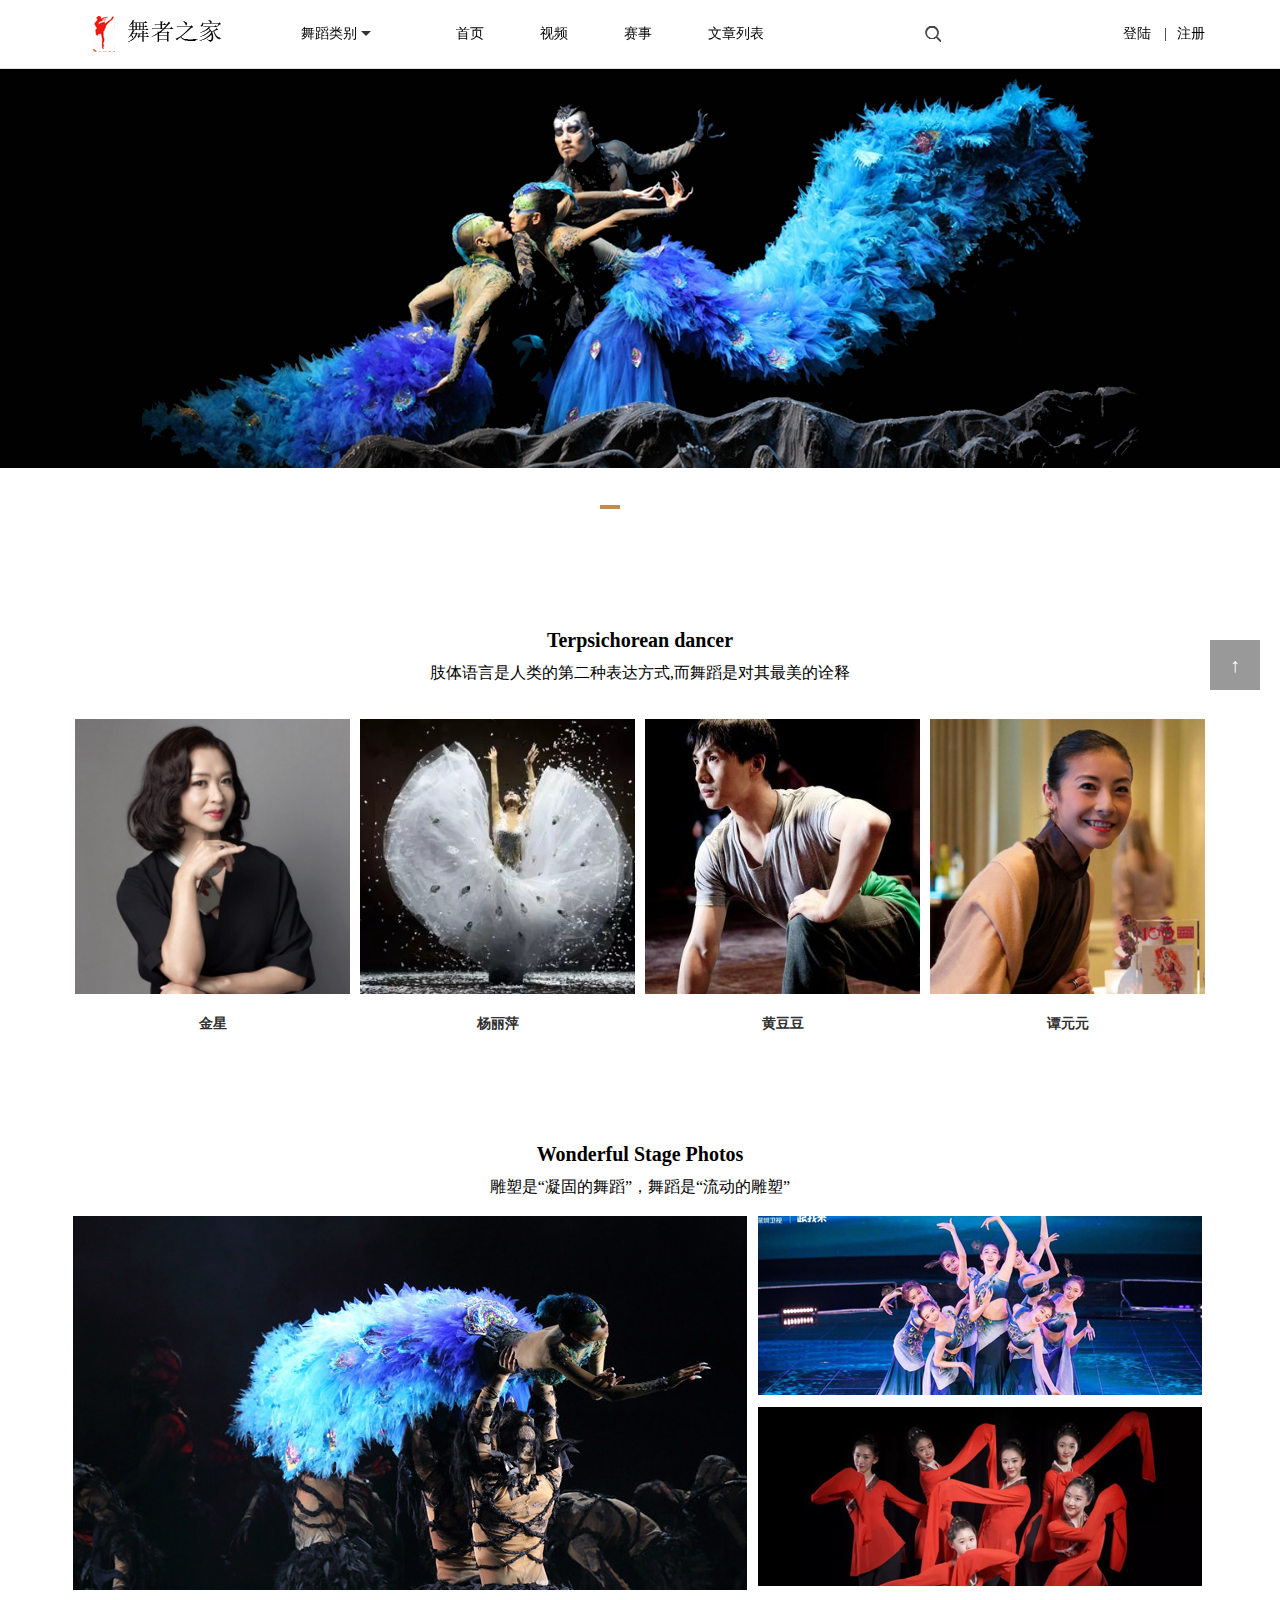
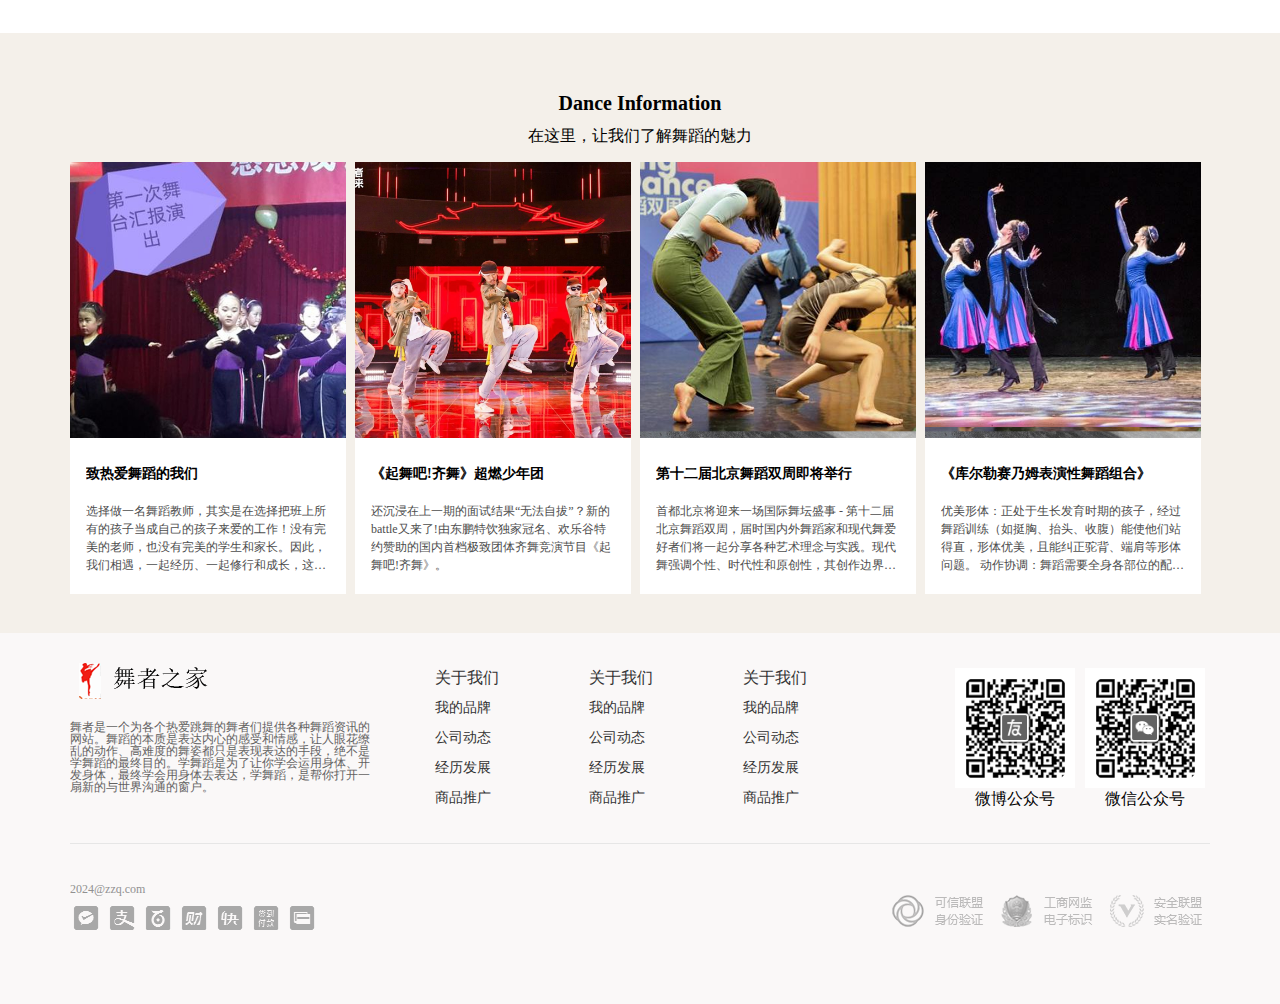
<file: index.html>
<!DOCTYPE html>
<html lang="en">

<head>
    <meta charset="UTF-8">
    <title>Index</title>
    <link rel="stylesheet" href="css/reset.css">
    <link rel="stylesheet" href="css/index.css">
    <link rel="shortcut icon" href="favicon.ico">
</head>

<body>
    <div class="header">
        <div class="header_c inner_c">
            <h1>
                <a href="#">
                    舞者之家
                </a>
            </h1>
            <div class="all_pro">
                <a class="type" href="#">舞蹈类别<span class="icon"></span></a>
                <div class="kind ">
                    <div class="kind_inner  inner_c">
                        <ul class="inn_nav">
                            <li><a href="#">中国舞</a></li>
                            <li><a href="#">芭蕾舞</a></li>
                            <li><a href="#">拉丁舞</a></li>
                            <li><a href="#">爵士舞</a></li>
                            <li><a href="#">现代舞</a></li>
                        </ul>
                        <ul class="inn_detail">
                            <li class="common_wd">
                                <div class="pic">
                                    <img src="images/duwu.png" alt="">
                                </div>
                                <div class="content">
                                    独舞
                                </div>
                                <a href="video.html" class="mask">
                                    <span class="btn">查看视频</span>
                                </a>
                            </li>
                            <li class="common_wd">
                                <div class="pic">
                                    <img src="images/shuangren.png" alt="">
                                </div>
                                <div class="content">
                                    双人舞
                                </div>
                                <a href="video.html" class="mask">
                                    <span class="btn">查看视频</span>
                                </a>
                            </li>
                            <li class="common_wd">
                                <div class="pic">
                                    <img src="images/qunwu.png" alt="">
                                </div>
                                <div class="content">
                                    群舞
                                </div>
                                <a href="video.html" class="mask">
                                    <span class="btn">查看视频</span>
                                </a>
                            </li>
                        </ul>
                    </div>
                </div>
            </div>
            <div class="header_nav">
                <ul>
                    <li><a href="#">首页</a></li>
                    <li><a href="video.html">视频 </a></li>
                    <li><a href="competition.html">赛事</a></li>
                    <li><a href="article.html">文章列表</a></li>
                </ul>
            </div>
            <a href="search.html">
                <div class="search"></div>
            </a>
            <div class="login">
                <a href="login.html">登陆 </a><span>|</span><a href="register.html">注册 </a>
            </div>
        </div>
    </div>
    <div class="banner">
        <div class="banner_c">
            <ul id="try1">
                <li class='cur1 abc'><a href="#"><img src="images/img11.png" alt=""></a></li>
                <li class='cur2 abc'><a href="#"><img src="images/img12.png" alt=""></a></li>
                <li class='cur3 abc'><a href="#"><img src="images/img13.png" alt=""></a></li>
            </ul>
        </div>
        <a href=""></a>
        <div class="btns">
            <ol>
                <li class="cur4 def"></li>
                <li class="cur5 def"></li>
                <li class="cur6 def"></li>
            </ol>
        </div>
    </div>
    <div class="dancer">
        <div class="common_title">
            <h3>Terpsichorean dancer</h3>
            <p>肢体语言是人类的第二种表达方式,而舞蹈是对其最美的诠释</p>
        </div>
        <div class="artist inner_c">
            <ul>
                <li class="common_wd">
                    <div class="pic">
                        <a href="https://baike.baidu.com/item/%E9%87%91%E6%98%9F/3456513?fr=aladdin">
                            <img src="images/imgjx.png" alt="">
                        </a>
                    </div>
                    <div class="content">
                        金星
                    </div>
                </li>
                <li class="common_wd">
                    <div class="pic">
                        <a href="#">
                            <img src="images/imgylp.png" alt="">
                        </a>
                    </div>
                    <div class="content">
                        杨丽萍
                    </div>
                </li>
                <li class="common_wd">
                    <div class="pic">
                        <a href="#">
                            <img src="images/hdd.png" alt="">
                        </a>
                    </div>
                    <div class="content">
                        黄豆豆
                    </div>
                </li>
                <li class="common_wd">
                    <div class="pic">
                        <a href="#">
                            <img src="images/tyy.png" alt="">
                        </a>
                    </div>
                    <div class="content">
                        谭元元
                    </div>
                </li>
            </ul>
        </div>
    </div>
    <div class="photo inner_c">
        <div class="common_title">
            <h3>Wonderful Stage Photos</h3>
            <p>雕塑是“凝固的舞蹈”，舞蹈是“流动的雕塑”</p>
        </div>
        <div class="content">
            <div class="left pic">
                <a href="#">
                    <img src="images/img31.png" alt="">
                </a>
                <span></span>
            </div>
            <div class="right">
                <div class="r_top pic">
                    <a href="#">
                        <img src="images/img32.png" alt="">
                    </a>
                    <span></span>
                </div>
                <div class="r_bottom pic">
                    <a href="#">
                        <img src="images/img33.png" alt="">
                    </a>
                    <span></span>
                </div>
            </div>
        </div>
    </div>
    <div class="zx">
        <div class="zx_inner inner_c">
            <div class="common_title">
                <h3>Dance Information</h3>
                <p>在这里，让我们了解舞蹈的魅力</p>
            </div>
            <div class="content">
                <ul>
                    <li class="zx_content">
                        <div class="zx_top">
                            <img src="images/img61.png" alt="">
                        </div>
                        <div class="zx_bottom">
                            <p class="title">
                                <span>致热爱舞蹈的我们</span>
                            </p>
                            <p class="detail">
                                选择做一名舞蹈教师，其实是在选择把班上所有的孩子当成自己的孩子来爱的工作！没有完美的老师，也没有完美的学生和家长。因此，我们相遇，一起经历、一起修行和成长，这是一场因爱和信任的邂逅！
                            </p>
                            <p class="footer">
                            </p>
                        </div>
                    </li>
                    <li class="zx_content">
                        <div class="zx_top">
                            <img src="images/img62.png" alt="">
                        </div>
                        <div class="zx_bottom">
                            <p class="title">
                                <span>《起舞吧!齐舞》超燃少年团</span>
                            </p>
                            <p class="detail">
                                还沉浸在上一期的面试结果“无法自拔”？新的battle又来了!由东鹏特饮独家冠名、欢乐谷特约赞助的国内首档极致团体齐舞竞演节目《起舞吧!齐舞》。
                            </p>
                            <p class="footer">
                            </p>
                        </div>
                    </li>
                    <li class="zx_content">
                        <div class="zx_top">
                            <img src="images/img63.png" alt="">
                        </div>
                        <div class="zx_bottom">
                            <p class="title">
                                <span>第十二届北京舞蹈双周即将举行</span>
                            </p>
                            <p class="detail">
                                首都北京将迎来一场国际舞坛盛事 -
                                第十二届北京舞蹈双周，届时国内外舞蹈家和现代舞爱好者们将一起分享各种艺术理念与实践。现代舞强调个性、时代性和原创性，其创作边界一直在扩张，并且它与社会发展进步密不可分，通过充满灵性的艺术形式，折射出我们当下面对的生活和生命状态。
                            </p>
                            <p class="footer">
                            </p>
                        </div>
                    </li>
                    <li class="zx_content">
                        <div class="zx_top">
                            <img src="images/img64.png" alt="">
                        </div>
                        <div class="zx_bottom">
                            <p class="title">
                                <span>《库尔勒赛乃姆表演性舞蹈组合》</span>
                            </p>
                            <p class="detail">
                                优美形体：正处于生长发育时期的孩子，经过舞蹈训练（如挺胸、抬头、收腹）能使他们站得直，形体优美，且能纠正驼背、端肩等形体问题。



                                动作协调：舞蹈需要全身各部位的配合，通过音乐与舞蹈动作的和谐达成动作协调性的训练，并且使孩子更有节奏感。



                                肢体灵活性、柔韧性：由于经常练习压脚、劈叉、下腰等，孩子的柔韧性，动作灵活性好。



                                提高身体素质：舞蹈需要一定的体力消耗，剪除练习后能促进孩子食欲、增强消化机能，提高身体抵抗力，减少生病机会。
                            </p>
                            <p class="footer">
                            </p>
                        </div>
                    </li>

                </ul>
            </div>
        </div>
    </div>
    <div class="footer">
        <div class="footer_c inner_c">
            <div class="f_top">
                <div class="copy">
                    <a href="#">
                        <img src="images/logo.png" alt="">
                    </a>
                    <p>
                        舞者是一个为各个热爱跳舞的舞者们提供各种舞蹈资讯的网站。舞蹈的本质是表达内心的感受和情感，让人眼花缭乱的动作、高难度的舞姿都只是表现表达的手段，绝不是学舞蹈的最终目的。学舞蹈是为了让你学会运用身体、开发身体，最终学会用身体去表达，学舞蹈，是帮你打开一扇新的与世界沟通的窗户。
                    </p>
                </div>
                <dl class="about">
                    <dt>关于我们</dt>
                    <dd>我的品牌</dd>
                    <dd>公司动态</dd>
                    <dd>经历发展</dd>
                    <dd>商品推广</dd>
                </dl>
                <dl class="about">
                    <dt>关于我们</dt>
                    <dd>我的品牌</dd>
                    <dd>公司动态</dd>
                    <dd>经历发展</dd>
                    <dd>商品推广</dd>
                </dl>
                <dl class="about">
                    <dt>关于我们</dt>
                    <dd>我的品牌</dd>
                    <dd>公司动态</dd>
                    <dd>经历发展</dd>
                    <dd>商品推广</dd>
                </dl>
                <div class="wx ewm">
                    <img src="images/img71.png" alt="">
                    <span>微信公众号</span>
                </div>
                <div class="wb ewm">
                    <img src="images/img72.png" alt="">
                    <span>微博公众号</span>
                </div>
            </div>
            <div class="f_bottom">
                <div class="f_icon">
                    <p>2024@zzq.com</p>
                    <div>
                        <img src="images/img81.png" alt="">
                        <img src="images/img82.png" alt="">
                        <img src="images/img83.png" alt="">
                        <img src="images/img84.png" alt="">
                        <img src="images/img85.png" alt="">
                        <img src="images/img86.png" alt="">
                        <img src="images/img87.png" alt="">
                    </div>
                </div>
                <div class="f_right">
                    <img src="images/img881.png" alt="">
                    <img src="images/img891.png" alt="">
                    <img src="images/img901.png" alt="">
                </div>
            </div>
        </div>
    </div>
    <div class="fix_top">
        <a href="#">
            <p>↑</p>
        </a>
    </div>
</body>

</html>
<script type="text/javascript">
    var index = 0;
    //改变图片
    function ChangeImg() {
        index++;
        var a = document.getElementsByClassName("abc");
        var b = document.getElementsByClassName("def");
        if (index >= a.length) index = 0;
        for (var i = 0; i < a.length; i++) {
            a[i].style.display = 'none';
            b[i].style.color = "#FFF";
        }
        a[index].style.display = 'block';
        b[index].style.color = "#C78A49";
    }
    setInterval(ChangeImg, 2000);
</script>
</file>
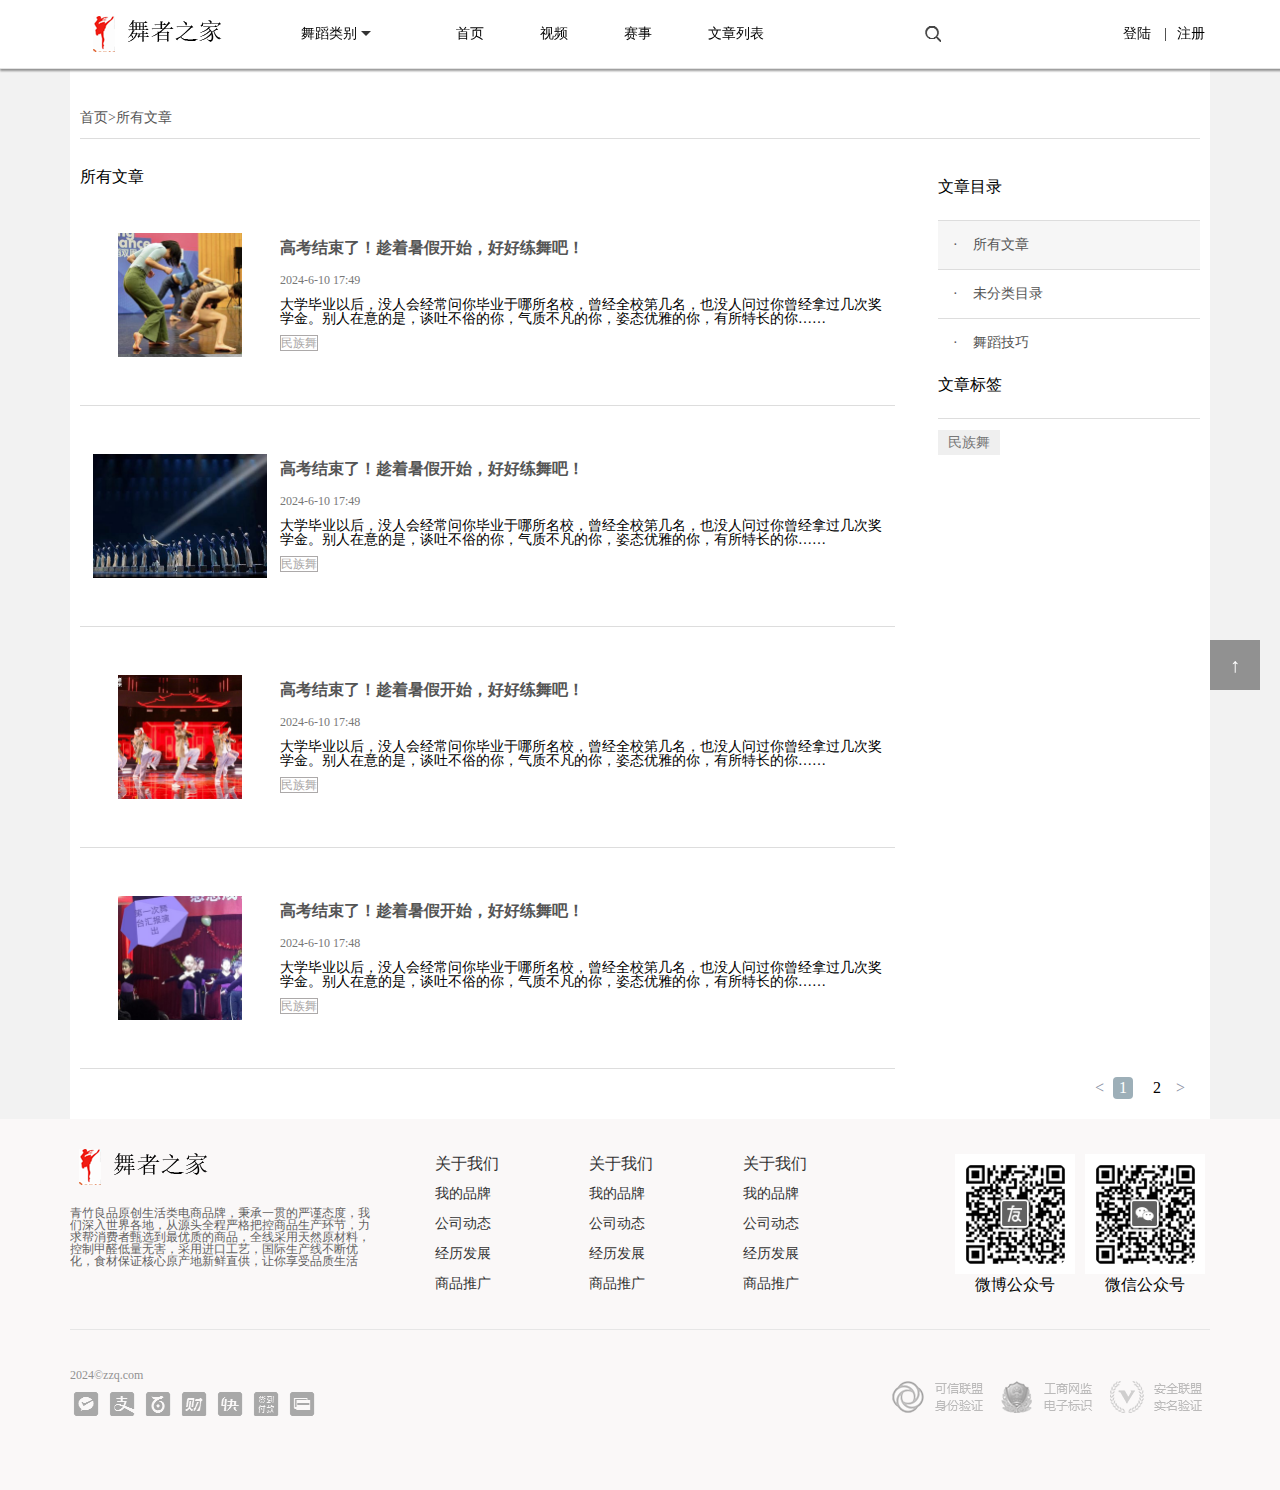
<file: article.html>
<!DOCTYPE html>
<html lang="en">
<head>
    <meta charset="UTF-8">
    <title>article</title>
    <link rel="stylesheet" href="css/reset.css">
    <link rel="stylesheet" href="css/common.css">
    <link rel="stylesheet" href="css/s_common.css">
    <link rel="stylesheet" href="css/article.css">
    <link rel="shortcut icon" href="favicon.ico">
</head>
<body>
     <div class="header">
        <div class="header_c inner_c">
            <h1>
                <a href="#">
                    舞者之家
                </a>
            </h1>
                <div class="all_pro">
                    <a class="type" href="#">舞蹈类别<span class="icon"></span></a>
                    <div class="kind ">
                        <div class="kind_inner  inner_c">
                            <ul class="inn_nav">
                                <li><a href="#">中国舞</a></li>
                                <li><a href="#">芭蕾舞</a></li>
                                <li><a href="#">拉丁舞</a></li>
                                <li><a href="#">爵士舞</a></li>
                                <li><a href="#">现代舞</a></li>
                            </ul>
                            <ul class="inn_detail">
                                <li class="common_wd">
                                    <div class="pic">
                                        <img src="images/duwu.png" alt="">
                                    </div>
                                    <div class="content">
                                        独舞
                                    </div>
                                    <a href="video.html" class="mask">
                                        <span class="btn">查看视频</span>
                                    </a>
                                </li>
                                <li class="common_wd">
                                    <div class="pic">
                                        <img src="images/shuangren.png" alt="">
                                    </div>
                                    <div class="content">
                                        双人舞
                                    </div>
                                    <a href="video.html" class="mask">
                                        <span class="btn">查看视频</span>
                                    </a>
                                </li>
                                <li class="common_wd">
                                    <div class="pic">
                                        <img src="images/qunwu.png" alt="">
                                    </div>
                                    <div class="content">
                                        群舞
                                    </div>
                                    <a href="video.html" class="mask">
                                        <span class="btn">查看视频</span>
                                    </a>
                                </li>
                            </ul>
                        </div>
                    </div>
                </div>
                <div class="header_nav">
                    <ul>
                        <li><a href="index.html">首页</a></li>
                        <li><a href="video.html">视频 </a></li>
                        <li><a href="competition.html">赛事</a></li>
                        <li><a href="article.html">文章列表</a></li>
                    </ul>
                </div>
            <a href="search.html"><div class="search"></div></a>
                <div class="login">
                    <a href="login.html">登陆 </a><span>|</span><a href="register.html">注册 </a>
                </div>
        </div>
    </div>
    <div class="content">
        <div class="content_inner inner_c">
            <div class="bread_nav">
                <a href="index.html">首页</a><span>&gt;</span><span>所有文章</span>
            </div>
            <div class="atl_content">
                <div class="art_left">
                    <h3>所有文章</h3>
                    <ul>
                        <li>
                            <div class="art_pic">
                                <img src="images/img63.png" alt="">
                            </div>
                            <div class="art_content">
                                <h4>高考结束了！趁着暑假开始，好好练舞吧！</h4>
                                <span class="time">2024-6-10 17:49</span>
                                <p>大学毕业以后，没人会经常问你毕业于哪所名校，曾经全校第几名，也没人问过你曾经拿过几次奖学金。别人在意的是，谈吐不俗的你，气质不凡的你，姿态优雅的你，有所特长的你……</p>
                                <span class="tages">民族舞</span>
                            </div>
                        </li>
                        <li>
                            <div class="art_pic">
                                <img src="images/img51.png" alt="">
                            </div>
                            <div class="art_content">
                                <h4>高考结束了！趁着暑假开始，好好练舞吧！</h4>
                                <span class="time">2024-6-10 17:49</span>
                                <p>大学毕业以后，没人会经常问你毕业于哪所名校，曾经全校第几名，也没人问过你曾经拿过几次奖学金。别人在意的是，谈吐不俗的你，气质不凡的你，姿态优雅的你，有所特长的你……</p>
                                <span class="tages">民族舞</span>
                            </div>
                        </li>
                        <li>
                            <div class="art_pic">
                                <img src="images/img62.png" alt="">
                            </div>
                            <div class="art_content">
                                <h4>高考结束了！趁着暑假开始，好好练舞吧！</h4>
                                <span class="time">2024-6-10 17:48</span>
                                <p>大学毕业以后，没人会经常问你毕业于哪所名校，曾经全校第几名，也没人问过你曾经拿过几次奖学金。别人在意的是，谈吐不俗的你，气质不凡的你，姿态优雅的你，有所特长的你……</p>
                                <span class="tages">民族舞</span>
                            </div>
                        </li>
                        <li>
                            <div class="art_pic">
                                <img src="images/img61.png" alt="">
                            </div>
                            <div class="art_content">
                                <h4>高考结束了！趁着暑假开始，好好练舞吧！</h4>
                                <span class="time">2024-6-10 17:48</span>
                                <p>大学毕业以后，没人会经常问你毕业于哪所名校，曾经全校第几名，也没人问过你曾经拿过几次奖学金。别人在意的是，谈吐不俗的你，气质不凡的你，姿态优雅的你，有所特长的你……</p>
                                <span class="tages">民族舞</span>
                            </div>
                        </li>
                    </ul>
                </div>
                <div class="art_right">
                    <div class="r_top">
                        <h4>文章目录</h4>
                        <ul>
                            <li class="cur">
                                <a href="#"><span>·</span>所有文章</a>
                            </li>
                            <li>
                                <a href="#"><span>·</span>未分类目录</a>
                            </li>
                            <li>
                                <a href="#"><span>·</span>舞蹈技巧</a>
                            </li>
                        </ul>
                    </div>
                    <div class="r_bottom">
                        <h4>文章标签</h4>
                        <p><span>民族舞</span></p>
                    </div>
                </div>
                <div class="page">
                    <span>&lt;</span>
                    <a class="cur" href="#">1</a>
                    <a href="#">2</a>
                    <span>&gt;</span>
                </div>
            </div>
        </div>
    </div>
    <div class="footer">
        <div class="footer_c inner_c">
            <div class="f_top">
                <div class="copy">
                    <a href="#">
                        <img src="images/logo.png" alt="">
                    </a>
                    <p>
                        青竹良品原创生活类电商品牌，秉承一贯的严谨态度，我们深入世界各地，从源头全程严格把控商品生产环节，力求帮消费者甄选到最优质的商品，全线采用天然原材料，控制甲醛低量无害，采用进口工艺，国际生产线不断优化，食材保证核心原产地新鲜直供，让你享受品质生活
                    </p>
                </div>
                <dl class="about">
                    <dt>关于我们</dt>
                    <dd>我的品牌</dd>
                    <dd>公司动态</dd>
                    <dd>经历发展</dd>
                    <dd>商品推广</dd>
                </dl>
                <dl class="about">
                    <dt>关于我们</dt>
                    <dd>我的品牌</dd>
                    <dd>公司动态</dd>
                    <dd>经历发展</dd>
                    <dd>商品推广</dd>
                </dl>
                <dl class="about">
                    <dt>关于我们</dt>
                    <dd>我的品牌</dd>
                    <dd>公司动态</dd>
                    <dd>经历发展</dd>
                    <dd>商品推广</dd>
                </dl>
                <div class="wx ewm">
                    <img src="images/img71.png" alt="">
                    <span>微信公众号</span>
                </div>
                <div class="wb ewm">
                    <img src="images/img72.png" alt="">
                    <span>微博公众号</span>
                </div>
            </div>
            <div class="f_bottom">
                <div class="f_icon">
                    <p>2024&copy;zzq.com</p>
                    <div>
                        <img src="images/img81.png" alt="">
                        <img src="images/img82.png" alt="">
                        <img src="images/img83.png" alt="">
                        <img src="images/img84.png" alt="">
                        <img src="images/img85.png" alt="">
                        <img src="images/img86.png" alt="">
                        <img src="images/img87.png" alt="">
                    </div>
                </div>
                <div class="f_right">
                    <img src="images/img881.png" alt="">
                    <img src="images/img891.png" alt="">
                    <img src="images/img901.png" alt="">
                </div>
            </div>
        </div>
    </div>
    <div class="fix_top">
        <a href="#">
            <p>↑</p>
        </a>
    </div>
</body>
</html>
</file>
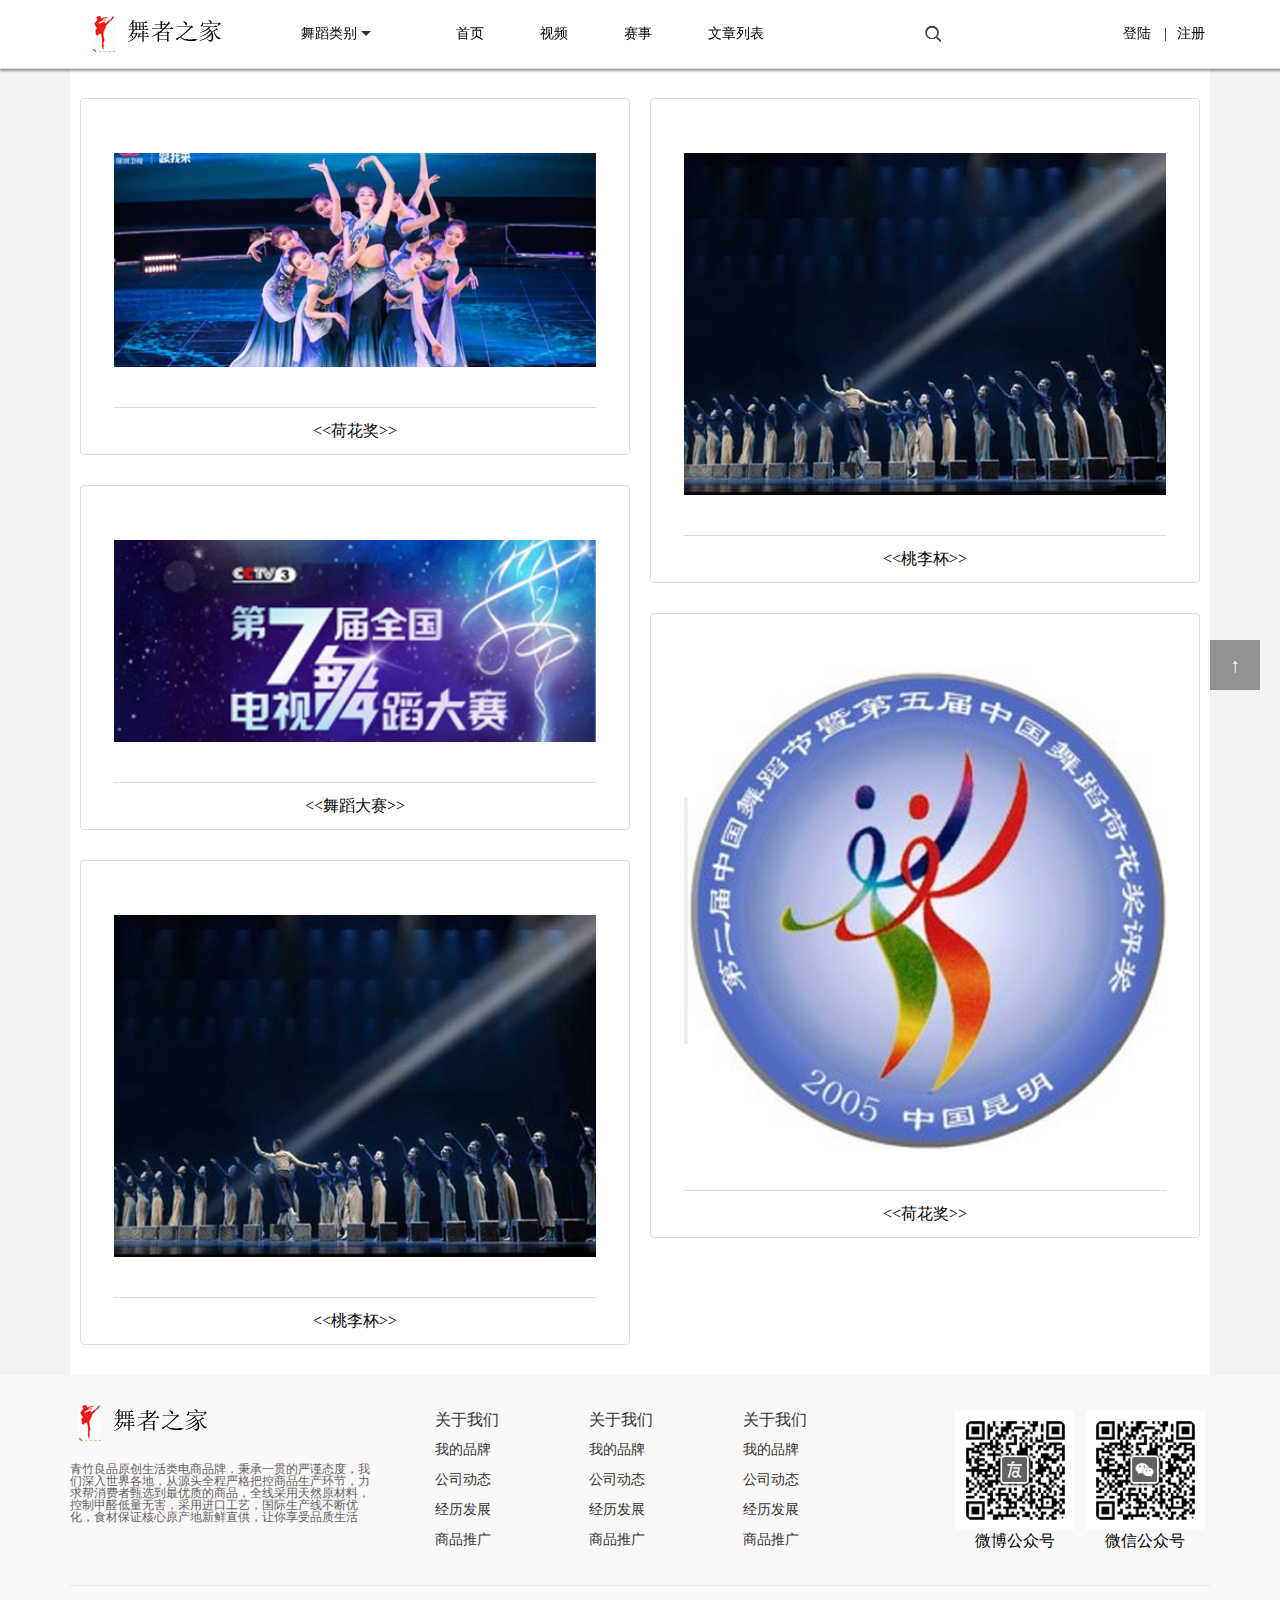
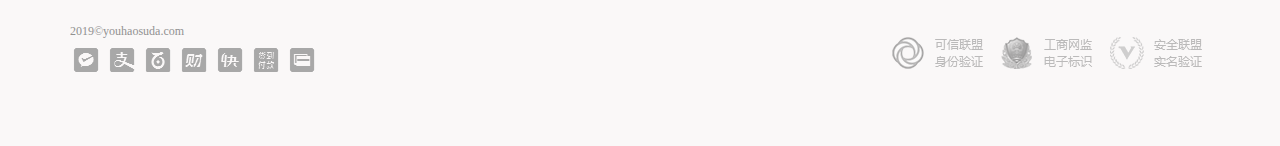
<file: competition.html>
<!DOCTYPE html>
<html lang="en">
<head>
    <meta charset="UTF-8">
    <title>Competition</title>
    <link rel="stylesheet" href="css/reset.css">
    <link rel="stylesheet" href="css/common.css">
    <link rel="stylesheet" href="css/s_common.css">
    <link rel="stylesheet" href="css/competition.css">
    <link rel="shortcut icon" href="favicon.ico">
</head>
<body>
    <div class="header">
        <div class="header_c inner_c">
            <h1>
                <a href="index.html">
                    舞者之家
                </a>
            </h1>
                <div class="all_pro">
                    <a class="type" href="#">舞蹈类别<span class="icon"></span></a>
                    <div class="kind ">
                        <div class="kind_inner  inner_c">
                            <ul class="inn_nav">
                                <li><a href="#">中国舞</a></li>
                                <li><a href="#">芭蕾舞</a></li>
                                <li><a href="#">拉丁舞</a></li>
                                <li><a href="#">爵士舞</a></li>
                                <li><a href="#">现代舞</a></li>
                            </ul>
                            <ul class="inn_detail">
                                <li class="common_wd">
                                    <div class="pic">
                                        <img src="images/duwu.png" alt="">
                                    </div>
                                    <div class="content">
                                        独舞
                                    </div>
                                    <a href="video.html" class="mask">
                                        <span class="btn">查看视频</span>
                                    </a>
                                </li>
                                <li class="common_wd">
                                    <div class="pic">
                                        <img src="images/shuangren.png" alt="">
                                    </div>
                                    <div class="content">
                                        双人舞
                                    </div>
                                    <a href="video.html" class="mask">
                                        <span class="btn">查看视频</span>
                                    </a>
                                </li>
                                <li class="common_wd">
                                    <div class="pic">
                                        <img src="images/qunwu.png" alt="">
                                    </div>
                                    <div class="content">
                                        群舞
                                    </div>
                                    <a href="video.html" class="mask">
                                        <span class="btn">查看视频</span>
                                    </a>
                                </li>
                            </ul>
                        </div>
                    </div>
                </div>
                <div class="header_nav">
                    <ul>
                        <li><a href="index.html">首页</a></li>
                        <li><a href="video.html">视频 </a></li>
                        <li><a href="competition.html">赛事</a></li>
                        <li><a href="article.html">文章列表</a></li>
                    </ul>
                </div>
                <a href="search.html"><div class="search"></div></a>
                <div class="login">
                    <a href="login.html">登陆 </a><span>|</span><a href="register.html">注册 </a>
                </div>
        </div>
    </div>
    <div class="content">
        <div class="content_inner inner_c">
            <div class="comp_left">
                <ul>
                    <li class="comp_pic">
                        <div class="pic">
                            <a href="https://baike.baidu.com/item/%E4%B8%AD%E5%9B%BD%E8%88%9E%E8%B9%88%E8%8D%B7%E8%8A%B1%E5%A5%96/1008010?fromtitle=%E8%8D%B7%E8%8A%B1%E5%A5%96&fromid=1322997&fr=aladdin"><img src="images/img32.png" alt=""></a>
                        </div>
                        <div class="name">
                            <span><<荷花奖>></span>
                        </div>
                    </li>
                    <li class="comp_pic">
                        <div class="pic">
                            <a href="#"><img src="images/wdds.png" alt=""></a>
                        </div>
                        <div class="name">
                            <span><<舞蹈大赛>></span>
                        </div>
                    </li>
                    <li class="comp_pic">
                        <div class="pic">
                            <a href="#"><img src="images/img51.jpg" alt=""></a>
                        </div>
                        <div class="name">
                            <span><<桃李杯>></span>
                        </div>
                    </li>
                </ul>
            </div>
            <div class="comp_right">
                <ul>
                    <li class="comp_pic">
                        <div class="pic">
                            <a href="https://baike.baidu.com/item/%E6%A1%83%E6%9D%8E%E6%9D%AF/2631762?fr=aladdin"><img src="images/img51.jpg" alt=""></a>
                        </div>
                        <div class="name">
                            <span><<桃李杯>></span>
                        </div>
                    </li>
                    <li class="comp_pic">
                        <div class="pic">
                            <a href="https://baike.baidu.com/item/%E4%B8%AD%E5%9B%BD%E8%88%9E%E8%B9%88%E8%8D%B7%E8%8A%B1%E5%A5%96/1008010?fromtitle=%E8%8D%B7%E8%8A%B1%E5%A5%96&fromid=1322997&fr=aladdin"><img src="images/hhj.png" alt=""></a>
                        </div>
                        <div class="name">
                            <span><<荷花奖>></span>
                        </div>
                    </li>
                </ul>
            </div>
        </div>
    </div>
    <div class="footer">
        <div class="footer_c inner_c">
            <div class="f_top">
                <div class="copy">
                    <a href="#">
                        <img src="images/logo.png" alt="">
                    </a>
                    <p>
                        青竹良品原创生活类电商品牌，秉承一贯的严谨态度，我们深入世界各地，从源头全程严格把控商品生产环节，力求帮消费者甄选到最优质的商品，全线采用天然原材料，控制甲醛低量无害，采用进口工艺，国际生产线不断优化，食材保证核心原产地新鲜直供，让你享受品质生活
                    </p>
                </div>
                <dl class="about">
                    <dt>关于我们</dt>
                    <dd>我的品牌</dd>
                    <dd>公司动态</dd>
                    <dd>经历发展</dd>
                    <dd>商品推广</dd>
                </dl>
                <dl class="about">
                    <dt>关于我们</dt>
                    <dd>我的品牌</dd>
                    <dd>公司动态</dd>
                    <dd>经历发展</dd>
                    <dd>商品推广</dd>
                </dl>
                <dl class="about">
                    <dt>关于我们</dt>
                    <dd>我的品牌</dd>
                    <dd>公司动态</dd>
                    <dd>经历发展</dd>
                    <dd>商品推广</dd>
                </dl>
                <div class="wx ewm">
                    <img src="images/img71.png" alt="">
                    <span>微信公众号</span>
                </div>
                <div class="wb ewm">
                    <img src="images/img72.png" alt="">
                    <span>微博公众号</span>
                </div>
            </div>
            <div class="f_bottom">
                <div class="f_icon">
                    <p>2019&copy;youhaosuda.com</p>
                    <div>
                        <img src="images/img81.png" alt="">
                        <img src="images/img82.png" alt="">
                        <img src="images/img83.png" alt="">
                        <img src="images/img84.png" alt="">
                        <img src="images/img85.png" alt="">
                        <img src="images/img86.png" alt="">
                        <img src="images/img87.png" alt="">
                    </div>
                </div>
                <div class="f_right">
                    <img src="images/img881.png" alt="">
                    <img src="images/img891.png" alt="">
                    <img src="images/img901.png" alt="">
                </div>
            </div>
        </div>
    </div>
    <div class="fix_top">
        <a href="#">
            <p>↑</p>
        </a>
    </div>
</body>
</html>
</file>
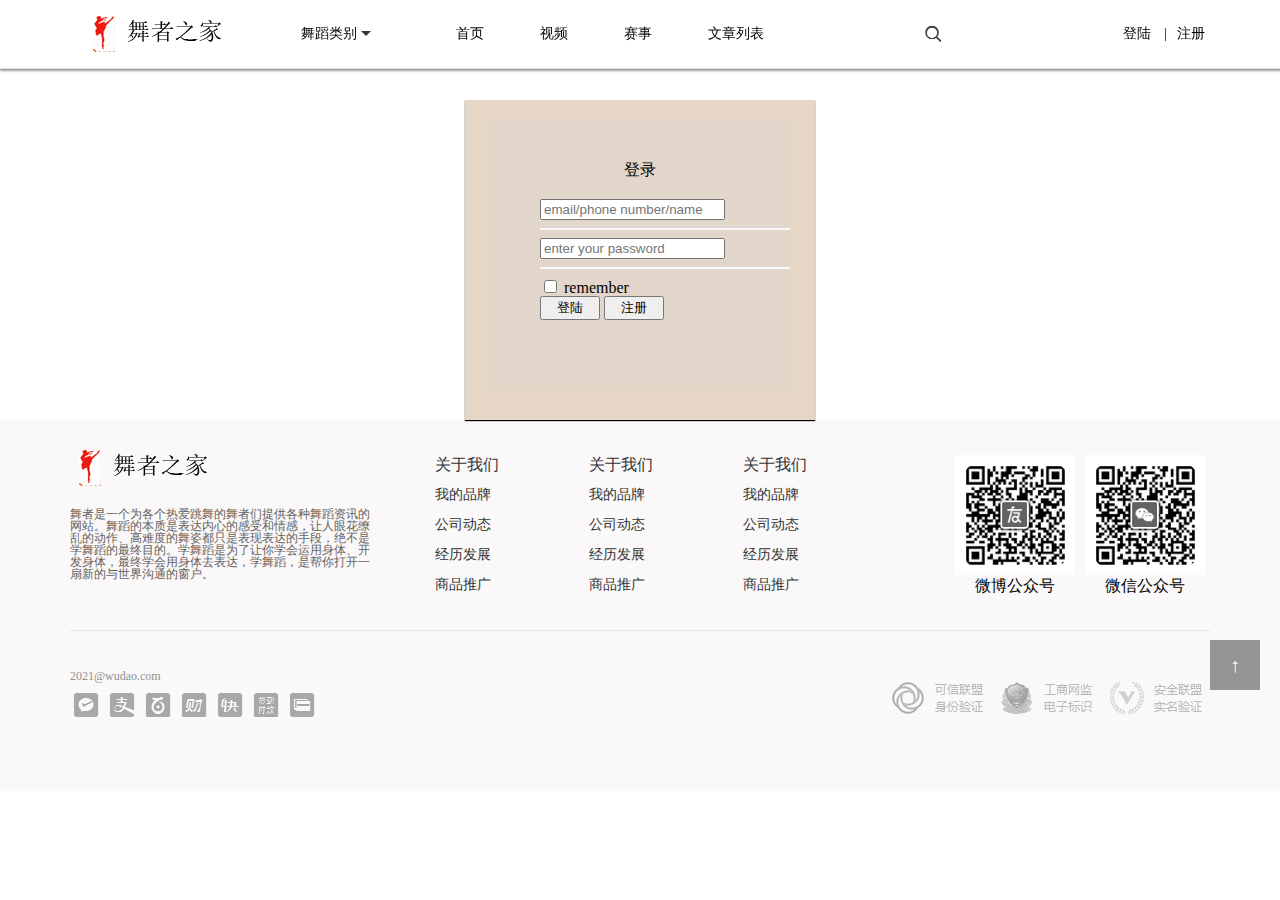
<file: login.html>
<!DOCTYPE html>
<html lang="en">
<head>
    <meta charset="UTF-8">
    <title>Index</title>
    <link rel="stylesheet" href="css/reset.css">
    <link rel="stylesheet" href="css/index.css">
    <link rel="shortcut icon" href="favicon.ico">
</head>
<body>
    <div class="header">
        <div class="header_c inner_c">
            <h1>
                <a href="#">
                    舞者之家
                </a>
            </h1>
                <div class="all_pro">
                    <a class="type" href="#">舞蹈类别<span class="icon"></span></a>
                    <div class="kind ">
                        <div class="kind_inner  inner_c">
                            <ul class="inn_nav">
                                <li><a href="#">中国舞</a></li>
                                <li><a href="#">芭蕾舞</a></li>
                                <li><a href="#">拉丁舞</a></li>
                                <li><a href="#">爵士舞</a></li>
                                <li><a href="#">现代舞</a></li>
                            </ul>
                            <ul class="inn_detail">
                                <li class="common_wd">
                                    <div class="pic">
                                        <img src="images/duwu.png" alt="">
                                    </div>
                                    <div class="content">
                                        独舞
                                    </div>
                                    <a href="video.html" class="mask">
                                        <span class="btn">查看视频</span>
                                    </a>
                                </li>
                                <li class="common_wd">
                                    <div class="pic">
                                        <img src="images/shuangren.png" alt="">
                                    </div>
                                    <div class="content">
                                        双人舞
                                    </div>
                                    <a href="video.html" class="mask">
                                        <span class="btn">查看视频</span>
                                    </a>
                                </li>
                                <li class="common_wd">
                                    <div class="pic">
                                        <img src="images/qunwu.png" alt="">
                                    </div>
                                    <div class="content">
                                        群舞
                                    </div>
                                    <a href="video.html" class="mask">
                                        <span class="btn">查看视频</span>
                                    </a>
                                </li>
                            </ul>
                        </div>
                    </div>
                </div>
                <div class="header_nav">
                    <ul>
                        <li><a href="#">首页</a></li>
                        <li><a href="video.html">视频 </a></li>
                        <li><a href="competition.html">赛事</a></li>
                        <li><a href="article.html">文章列表</a></li>
                    </ul>
                </div>
            <a href="search.html"><div class="search"></div></a>
                <div class="login">
                    <a href="">登陆 </a><span>|</span><a href="">注册 </a>
                </div>
        </div>
    </div>
    <div class="uk-grid"style="padding-top: 100px">
        <div class="uk-width-1-3"></div>
        <div class="uk-width-1-3">
            <div style="width: 350px;
                        height: 300px;
                        background-color: #e6d6c6;
                        margin: 0 auto;
                        position: relative;
                        padding-top: 20px;
                        box-shadow: 0 1px 1px black;">
                <div class="big" style="width: 300px;
                                    height: 250px;
                                    padding-top: 20px;
                                    background-color: #e2d5c9;
                                    margin: 0 auto;">
                    <center>
                        <form class="uk-form uk-width-medium-1-3" style="text-align: center;
line-height: 59px">
                            <fieldset>
                                <legend>登录</legend>
                            </fieldset>
                        </form>
                    </center>
                    <div class="uk-grid">
                        <div class="uk-width-1-6"></div>
                        <form class="uk-form uk-width-medium-1-3" style="padding-left: 50px;
margin-bottom: 20px">
                            <fieldset>
                                <div class="uk-form-row">
                                    <input type="text" placeholder="email/phone number/name" data-cip-id="cIPJQ342845641">
                                </div>
                                <hr class="hr1"  color="#f8f8f8">
                                <div class="uk-form-row">
                                    <input type="password" placeholder="enter your password" data-cip-id="cIPJQ342845642">
                                </div>
                                <hr class="hr1" color="#f8f8f8">
                                <div class="uk-form-row">
                                    <label><input type="checkbox"> remember</label>
                                </div>
                                <div class="uk-form-row">
                                    <div class="uk-grid">
                                        <div class="uk-width-1-6"></div>
                                        <div class="uk-button-group">
                                            <button style="width: 60px" id="btnLorgin" class="uk-button uk-button-primary" >登陆</button>
                                            <button style="width: 60px" class="uk-button" href="register.html"><a href="register.html">注册</a></button>
                                        </div>
                                    </div>
                                    
                                </div>
                            </fieldset>
                        </form>
                    </div>


                    <div class="top">
                        <div class="img1"></div>

                    </div>
                </div>
            </div>
        </div>
        <div class="uk-width-1-3"></div>
    </div>
    <div class="footer">
        <div class="footer_c inner_c">
            <div class="f_top">
                <div class="copy">
                    <a href="#">
                        <img src="images/logo.png" alt="">
                    </a>
                    <p>
                        舞者是一个为各个热爱跳舞的舞者们提供各种舞蹈资讯的网站。舞蹈的本质是表达内心的感受和情感，让人眼花缭乱的动作、高难度的舞姿都只是表现表达的手段，绝不是学舞蹈的最终目的。学舞蹈是为了让你学会运用身体、开发身体，最终学会用身体去表达，学舞蹈，是帮你打开一扇新的与世界沟通的窗户。
                    </p>
                </div>
                <dl class="about">
                    <dt>关于我们</dt>
                    <dd>我的品牌</dd>
                    <dd>公司动态</dd>
                    <dd>经历发展</dd>
                    <dd>商品推广</dd>
                </dl>
                <dl class="about">
                    <dt>关于我们</dt>
                    <dd>我的品牌</dd>
                    <dd>公司动态</dd>
                    <dd>经历发展</dd>
                    <dd>商品推广</dd>
                </dl>
                <dl class="about">
                    <dt>关于我们</dt>
                    <dd>我的品牌</dd>
                    <dd>公司动态</dd>
                    <dd>经历发展</dd>
                    <dd>商品推广</dd>
                </dl>
                <div class="wx ewm">
                    <img src="images/img71.png" alt="">
                    <span>微信公众号</span>
                </div>
                <div class="wb ewm">
                    <img src="images/img72.png" alt="">
                    <span>微博公众号</span>
                </div>
            </div>
            <div class="f_bottom">
                <div class="f_icon">
                    <p>2021@wudao.com</p>
                    <div>
                        <img src="images/img81.png" alt="">
                        <img src="images/img82.png" alt="">
                        <img src="images/img83.png" alt="">
                        <img src="images/img84.png" alt="">
                        <img src="images/img85.png" alt="">
                        <img src="images/img86.png" alt="">
                        <img src="images/img87.png" alt="">
                    </div>
                </div>
                <div class="f_right">
                    <img src="images/img881.png" alt="">
                    <img src="images/img891.png" alt="">
                    <img src="images/img901.png" alt="">
                </div>
            </div>
        </div>
    </div>
    <div class="fix_top">
        <a href="#">
            <p>↑</p>
        </a>
    </div>
</body>
</html>
<script src="./lib/jquery.js"></script>

<script>
    
    $(function () {

// 发起 GET 请求
$('#btnLorgin').on('click', function () {
  $.ajax({
    method: 'GET',
    url: 'http://ajax.frontend.itheima.net:3006/api/get',
    data: {
      name: 'zs',
      age: 20
    },
    success: function (res) {
      console.log(res)
    }
  })
})

// 发起 POST 请求
$('#btnPOST').on('click', function () {
  $.ajax({
    method: 'POST',
    url: 'http://ajax.frontend.itheima.net:3006/api/post',
    data: {
      name: 'zs',
      age: 20
    },
    success: function (res) {
      console.log(res)
    }
  })
})
})

</script>
</file>
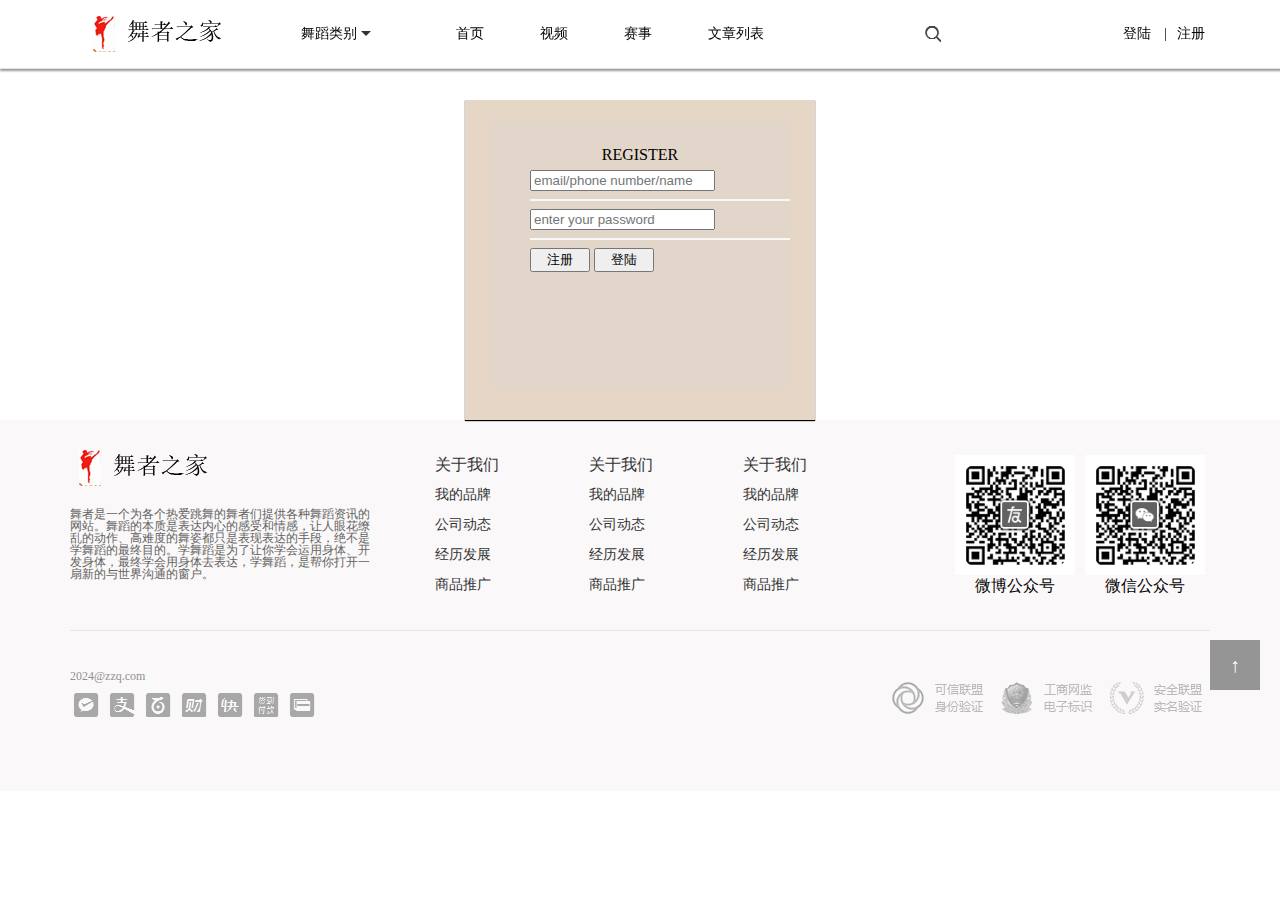
<file: register.html>
<!DOCTYPE html>
<html lang="en">
<head>
    <meta charset="UTF-8">
    <title>Index</title>
    <link rel="stylesheet" href="css/reset.css">
    <link rel="stylesheet" href="css/index.css">
    <link rel="shortcut icon" href="favicon.ico">
</head>
<body>
    <div class="header">
        <div class="header_c inner_c">
            <h1>
                <a href="#">
                    舞者之家
                </a>
            </h1>
                <div class="all_pro">
                    <a class="type" href="#">舞蹈类别<span class="icon"></span></a>
                    <div class="kind ">
                        <div class="kind_inner  inner_c">
                            <ul class="inn_nav">
                                <li><a href="#">中国舞</a></li>
                                <li><a href="#">芭蕾舞</a></li>
                                <li><a href="#">拉丁舞</a></li>
                                <li><a href="#">爵士舞</a></li>
                                <li><a href="#">现代舞</a></li>
                            </ul>
                            <ul class="inn_detail">
                                <li class="common_wd">
                                    <div class="pic">
                                        <img src="images/duwu.png" alt="">
                                    </div>
                                    <div class="content">
                                        独舞
                                    </div>
                                    <a href="video.html" class="mask">
                                        <span class="btn">查看视频</span>
                                    </a>
                                </li>
                                <li class="common_wd">
                                    <div class="pic">
                                        <img src="images/shuangren.png" alt="">
                                    </div>
                                    <div class="content">
                                        双人舞
                                    </div>
                                    <a href="video.html" class="mask">
                                        <span class="btn">查看视频</span>
                                    </a>
                                </li>
                                <li class="common_wd">
                                    <div class="pic">
                                        <img src="images/qunwu.png" alt="">
                                    </div>
                                    <div class="content">
                                        群舞
                                    </div>
                                    <a href="video.html" class="mask">
                                        <span class="btn">查看视频</span>
                                    </a>
                                </li>
                            </ul>
                        </div>
                    </div>
                </div>
                <div class="header_nav">
                    <ul>
                        <li><a href="#">首页</a></li>
                        <li><a href="video.html">视频 </a></li>
                        <li><a href="competition.html">赛事</a></li>
                        <li><a href="article.html">文章列表</a></li>
                    </ul>
                </div>
            <a href="search.html"><div class="search"></div></a>
                <div class="login">
                    <a href="">登陆 </a><span>|</span><a href="">注册 </a>
                </div>
        </div>
    </div>
    <div class="uk-grid"style="padding-top: 100px">
        <div class="uk-width-1-3"></div>
        <div class="uk-width-1-3">
            <div style="width: 350px;
                        height: 300px;
                        background-color: #e6d6c6;
                        margin: 0 auto;
                        position: relative;
                        padding-top: 20px;
                        box-shadow: 0 1px 1px black;">
                <div class="big" style="width: 300px;
                                    height: 250px;
                                    padding-top: 20px;
                                    background-color: #e2d5c9;
                                    margin: 0 auto;">
                    <center>
                        <form class="uk-form uk-width-medium-1-3" style="text-align: center;
line-height: 30px">
                            <fieldset>
                                <legend>REGISTER</legend>
                            </fieldset>
                        </form>
                    </center>
                    <div class="uk-grid">
                        <div class="uk-width-1-6"></div>
                        <form class="uk-form uk-width-medium-1-3" style="padding-left: 40px;
margin-bottom: 20px">
                            <fieldset>
                                <div class="uk-form-row">
                                    <input type="text" placeholder="email/phone number/name" data-cip-id="cIPJQ342845641">
                                </div>
                                <hr class="hr1"  color="#f8f8f8">
                                <div class="uk-form-row">
                                    <input type="password" placeholder="enter your password" data-cip-id="cIPJQ342845642">
                                </div>
                                <hr class="hr1" color="#f8f8f8">
                                <div class="uk-form-row">
                                    <div class="uk-grid">
                                        <div class="uk-width-1-6"></div>
                                        <div class="uk-button-group">
                                            <button  style="width: 60px" class="uk-button uk-button-primary" onclick="return validate()">注册</button>
                                            <button style="width: 60px" class="uk-button" href="register.html"><a href="login.html">登陆</a></button>
                                        </div>
                                    </div>
                                    <script type="text/javascript">
                                        function validate() {
                                            if (confirm("确认注册?")) {
                                                return true;
                                            } else {
                                                return false;
                                            }
                                        }
                                    </script>
                                </div>
                            </fieldset>
                        </form>
                    </div>


                    <div class="top">
                        <div class="img1"></div>

                    </div>
                </div>
            </div>
        </div>
        <div class="uk-width-1-3"></div>
    </div>
    <div class="footer">
        <div class="footer_c inner_c">
            <div class="f_top">
                <div class="copy">
                    <a href="#">
                        <img src="images/logo.png" alt="">
                    </a>
                    <p>
                        舞者是一个为各个热爱跳舞的舞者们提供各种舞蹈资讯的网站。舞蹈的本质是表达内心的感受和情感，让人眼花缭乱的动作、高难度的舞姿都只是表现表达的手段，绝不是学舞蹈的最终目的。学舞蹈是为了让你学会运用身体、开发身体，最终学会用身体去表达，学舞蹈，是帮你打开一扇新的与世界沟通的窗户。
                    </p>
                </div>
                <dl class="about">
                    <dt>关于我们</dt>
                    <dd>我的品牌</dd>
                    <dd>公司动态</dd>
                    <dd>经历发展</dd>
                    <dd>商品推广</dd>
                </dl>
                <dl class="about">
                    <dt>关于我们</dt>
                    <dd>我的品牌</dd>
                    <dd>公司动态</dd>
                    <dd>经历发展</dd>
                    <dd>商品推广</dd>
                </dl>
                <dl class="about">
                    <dt>关于我们</dt>
                    <dd>我的品牌</dd>
                    <dd>公司动态</dd>
                    <dd>经历发展</dd>
                    <dd>商品推广</dd>
                </dl>
                <div class="wx ewm">
                    <img src="images/img71.png" alt="">
                    <span>微信公众号</span>
                </div>
                <div class="wb ewm">
                    <img src="images/img72.png" alt="">
                    <span>微博公众号</span>
                </div>
            </div>
            <div class="f_bottom">
                <div class="f_icon">
                    <p>2024@zzq.com</p>
                    <div>
                        <img src="images/img81.png" alt="">
                        <img src="images/img82.png" alt="">
                        <img src="images/img83.png" alt="">
                        <img src="images/img84.png" alt="">
                        <img src="images/img85.png" alt="">
                        <img src="images/img86.png" alt="">
                        <img src="images/img87.png" alt="">
                    </div>
                </div>
                <div class="f_right">
                    <img src="images/img881.png" alt="">
                    <img src="images/img891.png" alt="">
                    <img src="images/img901.png" alt="">
                </div>
            </div>
        </div>
    </div>
    <div class="fix_top">
        <a href="#">
            <p>↑</p>
        </a>
    </div>
</body>
</html>
<script type="text/javascript">
    var index=0;
    //改变图片
    function ChangeImg() {
        index++;
        var a=document.getElementsByClassName("abc");
        var b=document.getElementsByClassName("def");
        if(index>=a.length) index=0;
        for(var i=0;i<a.length;i++){
            a[i].style.display='none';
            b[i].style.color="#FFF";
        }
        a[index].style.display='block';
        b[index].style.color="#C78A49";
    }
    setInterval(ChangeImg,2000);
</script>
</file>
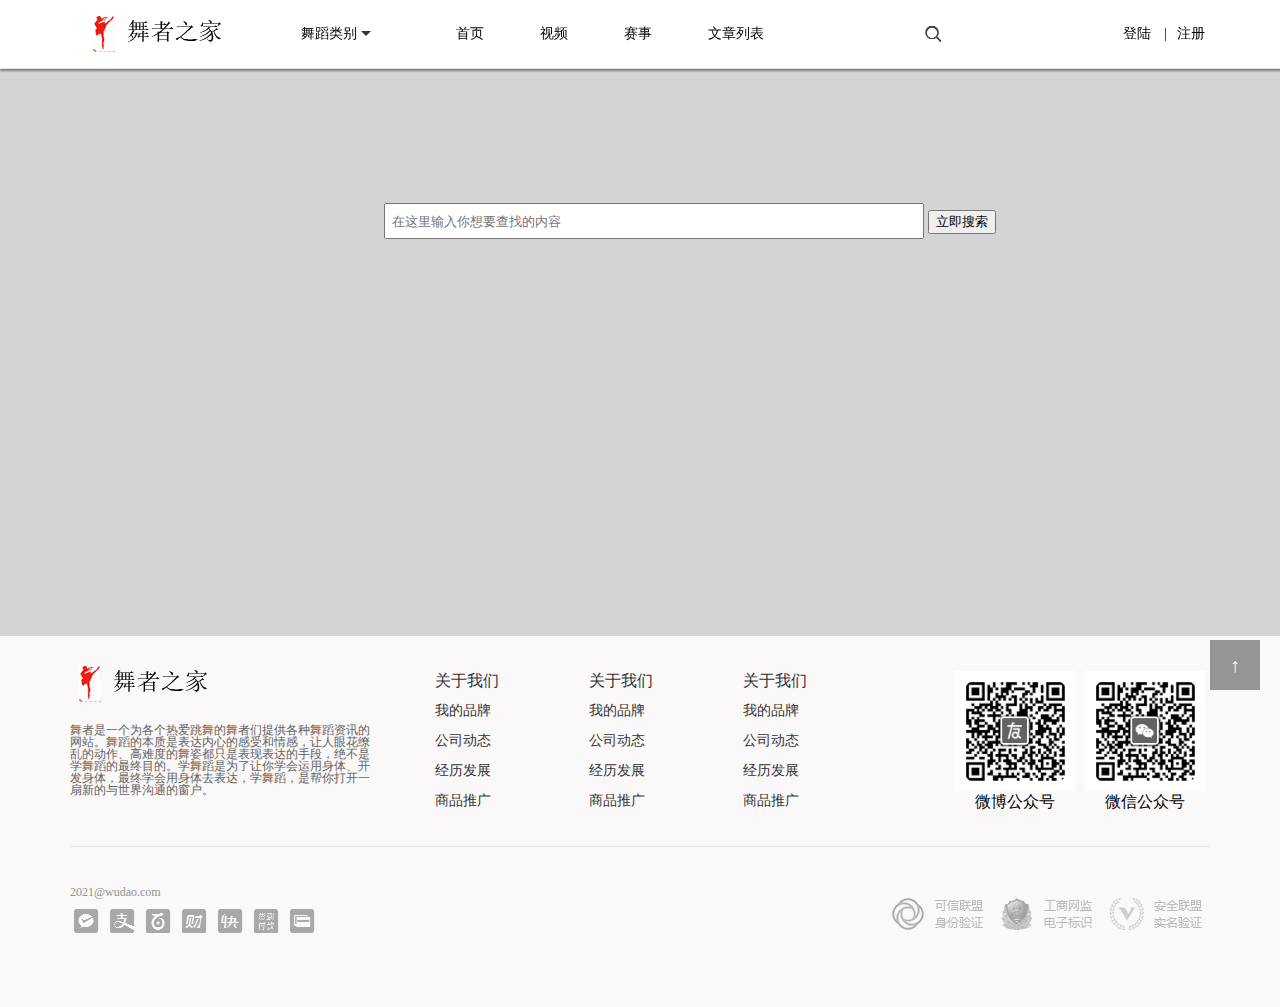
<file: search.html>
<!DOCTYPE html>
<html lang="en">
<head>
    <meta charset="UTF-8">
    <title>Index</title>
    <link rel="stylesheet" href="css/reset.css">
    <link rel="stylesheet" href="css/index.css">
    <link rel="shortcut icon" href="favicon.ico">
</head>
<body>
    <div class="header">
        <div class="header_c inner_c">
            <h1>
                <a href="#">
                    舞者之家
                </a>
            </h1>
                <div class="all_pro">
                    <a class="type" href="#">舞蹈类别<span class="icon"></span></a>
                    <div class="kind ">
                        <div class="kind_inner  inner_c">
                            <ul class="inn_nav">
                                <li><a href="#">中国舞</a></li>
                                <li><a href="#">芭蕾舞</a></li>
                                <li><a href="#">拉丁舞</a></li>
                                <li><a href="#">爵士舞</a></li>
                                <li><a href="#">现代舞</a></li>
                            </ul>
                            <ul class="inn_detail">
                                <li class="common_wd">
                                    <div class="pic">
                                        <img src="images/duwu.png" alt="">
                                    </div>
                                    <div class="content">
                                        独舞
                                    </div>
                                    <a href="video.html" class="mask">
                                        <span class="btn">查看视频</span>
                                    </a>
                                </li>
                                <li class="common_wd">
                                    <div class="pic">
                                        <img src="images/shuangren.png" alt="">
                                    </div>
                                    <div class="content">
                                        双人舞
                                    </div>
                                    <a href="video.html" class="mask">
                                        <span class="btn">查看视频</span>
                                    </a>
                                </li>
                                <li class="common_wd">
                                    <div class="pic">
                                        <img src="images/qunwu.png" alt="">
                                    </div>
                                    <div class="content">
                                        群舞
                                    </div>
                                    <a href="video.html" class="mask">
                                        <span class="btn">查看视频</span>
                                    </a>
                                </li>
                            </ul>
                        </div>
                    </div>
                </div>
                <div class="header_nav">
                    <ul>
                        <li><a href="index.html">首页</a></li>
                        <li><a href="video.html">视频 </a></li>
                        <li><a href="competition.html">赛事</a></li>
                        <li><a href="article.html">文章列表</a></li>
                    </ul>
                </div>
                <div class="search"></div>
                <div class="login">
                    <a href="">登陆 </a><span>|</span><a href="">注册 </a>
                </div>
        </div>
    </div>
    <div class="box">
        <div class="box_text">
            <div class="box_text_content">
                <input type="text" placeholder="在这里输入你想要查找的内容" name="text" id="text" value="" autofocus="autofocus"/>
                <input type="button" name="bdyx" id="btn" value="立即搜索"/>
            </div>
        </div>
    </div>
    <div class="footer">
        <div class="footer_c inner_c">
            <div class="f_top">
                <div class="copy">
                    <a href="#">
                        <img src="images/logo.png" alt="">
                    </a>
                    <p>
                        舞者是一个为各个热爱跳舞的舞者们提供各种舞蹈资讯的网站。舞蹈的本质是表达内心的感受和情感，让人眼花缭乱的动作、高难度的舞姿都只是表现表达的手段，绝不是学舞蹈的最终目的。学舞蹈是为了让你学会运用身体、开发身体，最终学会用身体去表达，学舞蹈，是帮你打开一扇新的与世界沟通的窗户。
                    </p>
                </div>
                <dl class="about">
                    <dt>关于我们</dt>
                    <dd>我的品牌</dd>
                    <dd>公司动态</dd>
                    <dd>经历发展</dd>
                    <dd>商品推广</dd>
                </dl>
                <dl class="about">
                    <dt>关于我们</dt>
                    <dd>我的品牌</dd>
                    <dd>公司动态</dd>
                    <dd>经历发展</dd>
                    <dd>商品推广</dd>
                </dl>
                <dl class="about">
                    <dt>关于我们</dt>
                    <dd>我的品牌</dd>
                    <dd>公司动态</dd>
                    <dd>经历发展</dd>
                    <dd>商品推广</dd>
                </dl>
                <div class="wx ewm">
                    <img src="images/img71.png" alt="">
                    <span>微信公众号</span>
                </div>
                <div class="wb ewm">
                    <img src="images/img72.png" alt="">
                    <span>微博公众号</span>
                </div>
            </div>
            <div class="f_bottom">
                <div class="f_icon">
                    <p>2021@wudao.com</p>
                    <div>
                        <img src="images/img81.png" alt="">
                        <img src="images/img82.png" alt="">
                        <img src="images/img83.png" alt="">
                        <img src="images/img84.png" alt="">
                        <img src="images/img85.png" alt="">
                        <img src="images/img86.png" alt="">
                        <img src="images/img87.png" alt="">
                    </div>
                </div>
                <div class="f_right">
                    <img src="images/img881.png" alt="">
                    <img src="images/img891.png" alt="">
                    <img src="images/img901.png" alt="">
                </div>
            </div>
        </div>
    </div>
    <div class="fix_top">
        <a href="#">
            <p>↑</p>
        </a>
    </div>
</body>
<style>
    .box {
        width:100%;
        padding-top: 200px;
        padding-left: 5%;
        height: 436px;
        background-color: #d4d4d4;
    }
    .box_text {
        width: 100%;
        height: 36px;
    }

    .box_text_content {
        width: 640px;
        height: 36px;
        margin: 0 auto;
    }

    #text { /*input框的样式*/
        width: 540px;
        height: 36px;
        box-sizing: border-box;
        margin-top: 3px;
        text-indent: 4px;
        outline: none;
    }
</style>
</html>
<script type="text/javascript">
    var index=0;
    //改变图片
    function ChangeImg() {
        index++;
        var a=document.getElementsByClassName("abc");
        var b=document.getElementsByClassName("def");
        if(index>=a.length) index=0;
        for(var i=0;i<a.length;i++){
            a[i].style.display='none';
            b[i].style.color="#FFF";
        }
        a[index].style.display='block';
        b[index].style.color="#C78A49";
    }
    setInterval(ChangeImg,2000);

    var otext = document.getElementById("text");
    ose = document.querySelector("#search");
    lis = document.getElementsByClassName("li1");
    otext.onkeyup = function () {
        ose.style.display = otext.value ? "block" : "none";
        var osc = document.createElement("script");
        osc.src = "https://sp0.baidu.com/5a1Fazu8AA54nxGko9WTAnF6hhy/su?wd=" + otext.value;
        document.body.appendChild(osc);
        if (event.keyCode == 13) {
            window.location.href = "https://www.baidu.com/s?wd=" + otext.value
        }
    }
    function iptShow(thisId) {
        otext.value = arr[thisId].innerHTML;
        window.location.href = "https://www.baidu.com/s?wd=" + otext.value
    }

    btn.onclick = function () {
        var otext = document.getElementById("text").value;
        if (otext == "" || otext == null) {
            alert('请输入内容再查询');
        } else {
            window.location.href = "https://www.baidu.com/s?wd=" + otext
        }
    }
</script>
</file>
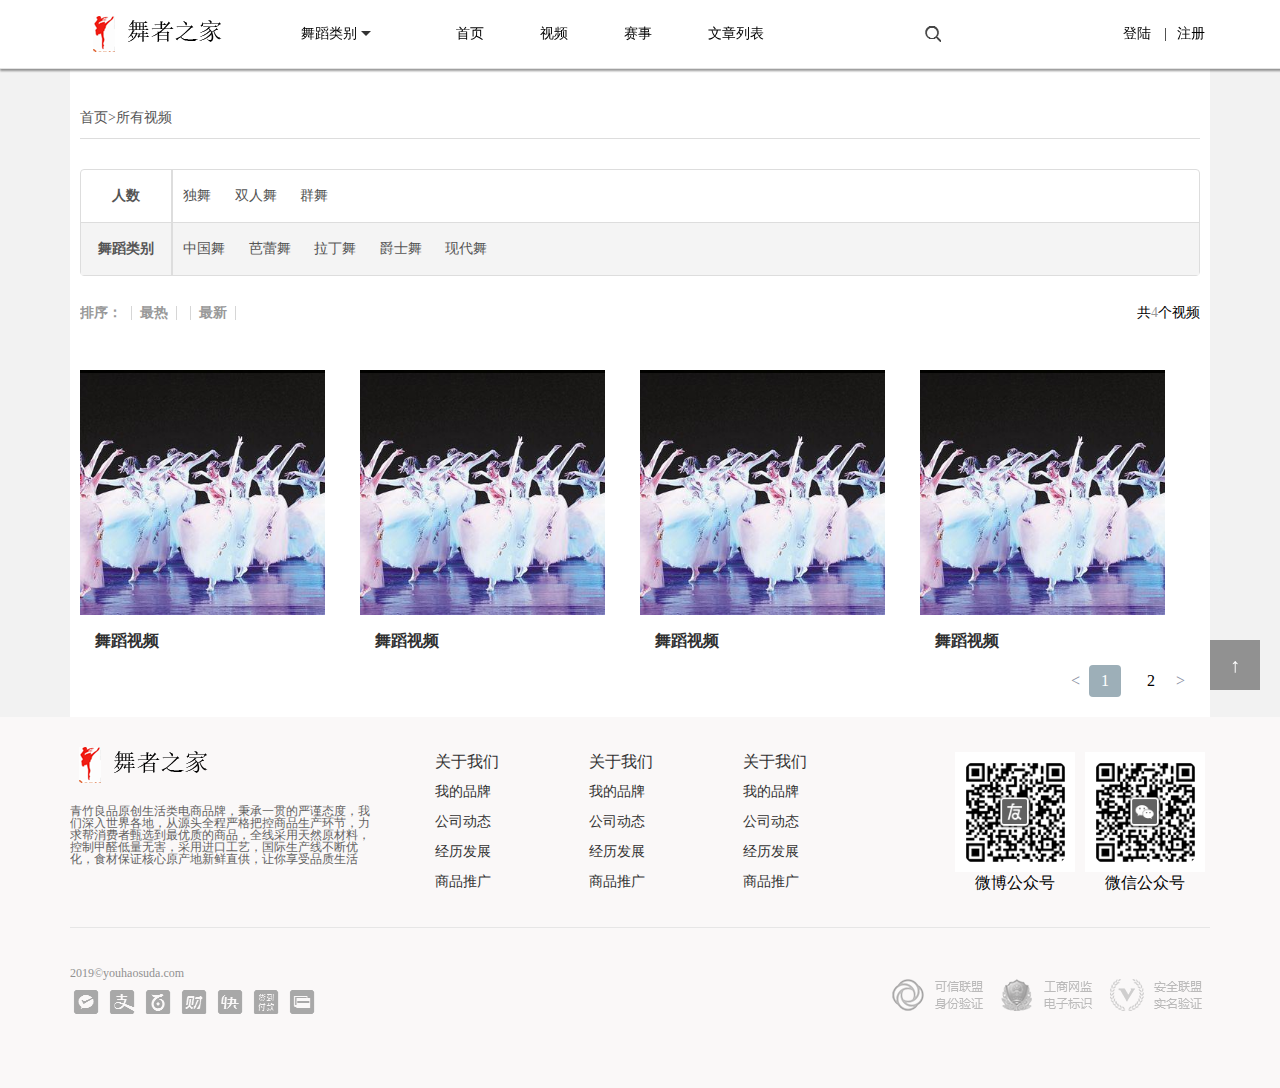
<file: video.html>
<!DOCTYPE html>
<html lang="en">
<head>
    <meta charset="UTF-8">
    <title>Video</title>
    <link rel="stylesheet" href="css/reset.css">
    <link rel="stylesheet" href="css/common.css">
    <link rel="stylesheet" href="css/video.css">
    <link rel="shortcut icon" href="favicon.ico">
</head>
<body>
    <div class="header">
        <div class="header_c inner_c">
            <h1>
                <a href="#">
                    舞者之家
                </a>
            </h1>
                <div class="all_pro">
                    <a class="type" href="#">舞蹈类别<span class="icon"></span></a>
                    <div class="kind ">
                        <div class="kind_inner  inner_c">
                            <ul class="inn_nav">
                                <li><a href="#">中国舞</a></li>
                                <li><a href="#">芭蕾舞</a></li>
                                <li><a href="#">拉丁舞</a></li>
                                <li><a href="#">爵士舞</a></li>
                                <li><a href="#">现代舞</a></li>
                            </ul>
                            <ul class="inn_detail">
                                <li class="common_wd">
                                    <div class="pic">
                                        <img src="images/duwu.png" alt="">
                                    </div>
                                    <div class="content">
                                        独舞
                                    </div>
                                    <a href="video.html" class="mask">
                                        <span class="btn">查看视频</span>
                                    </a>
                                </li>
                                <li class="common_wd">
                                    <div class="pic">
                                        <img src="images/shuangren.png" alt="">
                                    </div>
                                    <div class="content">
                                        双人舞
                                    </div>
                                    <a href="video.html" class="mask">
                                        <span class="btn">查看视频</span>
                                    </a>
                                </li>
                                <li class="common_wd">
                                    <div class="pic">
                                        <img src="images/qunwu.png" alt="">
                                    </div>
                                    <div class="content">
                                        群舞
                                    </div>
                                    <a href="video.html" class="mask">
                                        <span class="btn">查看视频</span>
                                    </a>
                                </li>
                            </ul>
                        </div>
                    </div>
                </div>
                <div class="header_nav">
                    <ul>
                        <li><a href="index.html">首页</a></li>
                        <li><a href="video.html">视频 </a></li>
                        <li><a href="competition.html">赛事</a></li>
                        <li><a href="article.html">文章列表</a></li>
                    </ul>
                </div>
            <a href="search.html"><div class="search"></div></a>
                <div class="login">
                    <a href="login.html">登陆 </a><span>|</span><a href="register.html">注册 </a>
                </div>
        </div>
    </div>
    <div class="content">
        <div class="content_inner inner_c">
            <div class="bread_nav">
                <a href="index.html">首页</a><span>&gt;</span><span>所有视频</span>
            </div>
            <div class="s_type ">
                <table>
                    <tr class="row1">
                        <th class="line1">人数</th>
                        <td>
                            <a href="">独舞</a>
                            <a href="">双人舞</a>
                            <a href="">群舞</a>
                        </td>
                    </tr>
                    <tr class="row2">
                        <th class="line1">舞蹈类别</th>
                        <td>
                            <a href="#">中国舞</a>
                            <a href="#">芭蕾舞</a>
                            <a href="#">拉丁舞</a>
                            <a href="#">爵士舞</a>
                            <a href="#">现代舞</a>
                        </td>
                    </tr>
                </table>
            </div>
            <div class="s_video">
                <div class="sort">
                    <span>
                        排序：
                    </span>
                    <a href="#">最热</a>
                    <a href="#">最新</a>
                </div>
                <div class="amount">
                    共<span>4</span>个视频
                </div>
            </div>
            <div class="a_video">
                <ul>
                    <li class="common_wd">
                        <div class="pic">
                            <img src="images/shipin.png" alt="">
                        </div>
                        <div class="s_content">
                            舞蹈视频
                        </div>
                        <a href="#./video/拉丁舞.mp4" class="mask">
                            <span class="btn">查看视频</span>
                        </a>
                    </li>
                    <li class="common_wd">
                        <div class="pic">
                            <img src="images/shipin.png" alt="">
                        </div>
                        <div class="s_content">
                            舞蹈视频
                        </div>
                        <a href="#" class="mask">
                            <span class="btn">查看视频</span>
                        </a>
                    </li>
                    <li class="common_wd">
                        <div class="pic">
                            <img src="images/shipin.png" alt="">
                        </div>
                        <div class="s_content">
                            舞蹈视频
                        </div>
                        <a href="#" class="mask">
                            <span class="btn">查看视频</span>
                        </a>
                    </li>
                    <li class="common_wd">
                        <div class="pic">
                            <img src="images/shipin.png" alt="">
                        </div>
                        <div class="s_content">
                            舞蹈视频
                        </div>
                        <a href="#" class="mask">
                            <span class="btn">查看视频</span>
                        </a>
                    </li>
                </ul>
                <div class="page">
                    <span>&lt;</span>
                    <a class="cur" href="#">1</a>
                    <a href="#">2</a>
                    <span>&gt;</span>
                </div>
            </div>
        </div>
    </div>
    <div class="footer">
        <div class="footer_c inner_c">
            <div class="f_top">
                <div class="copy">
                    <a href="#">
                        <img src="images/logo.png" alt="">
                    </a>
                    <p>
                        青竹良品原创生活类电商品牌，秉承一贯的严谨态度，我们深入世界各地，从源头全程严格把控商品生产环节，力求帮消费者甄选到最优质的商品，全线采用天然原材料，控制甲醛低量无害，采用进口工艺，国际生产线不断优化，食材保证核心原产地新鲜直供，让你享受品质生活
                    </p>
                </div>
                <dl class="about">
                    <dt>关于我们</dt>
                    <dd>我的品牌</dd>
                    <dd>公司动态</dd>
                    <dd>经历发展</dd>
                    <dd>商品推广</dd>
                </dl>
                <dl class="about">
                    <dt>关于我们</dt>
                    <dd>我的品牌</dd>
                    <dd>公司动态</dd>
                    <dd>经历发展</dd>
                    <dd>商品推广</dd>
                </dl>
                <dl class="about">
                    <dt>关于我们</dt>
                    <dd>我的品牌</dd>
                    <dd>公司动态</dd>
                    <dd>经历发展</dd>
                    <dd>商品推广</dd>
                </dl>
                <div class="wx ewm">
                    <img src="images/img71.png" alt="">
                    <span>微信公众号</span>
                </div>
                <div class="wb ewm">
                    <img src="images/img72.png" alt="">
                    <span>微博公众号</span>
                </div>
            </div>
            <div class="f_bottom">
                <div class="f_icon">
                    <p>2019&copy;youhaosuda.com</p>
                    <div>
                        <img src="images/img81.png" alt="">
                        <img src="images/img82.png" alt="">
                        <img src="images/img83.png" alt="">
                        <img src="images/img84.png" alt="">
                        <img src="images/img85.png" alt="">
                        <img src="images/img86.png" alt="">
                        <img src="images/img87.png" alt="">
                    </div>
                </div>
                <div class="f_right">
                    <img src="images/img881.png" alt="">
                    <img src="images/img891.png" alt="">
                    <img src="images/img901.png" alt="">
                </div>
            </div>
        </div>
    </div>
    <div class="fix_top">
        <a href="#">
            <p>↑</p>
        </a>
    </div>
</body>
</html>
</file>
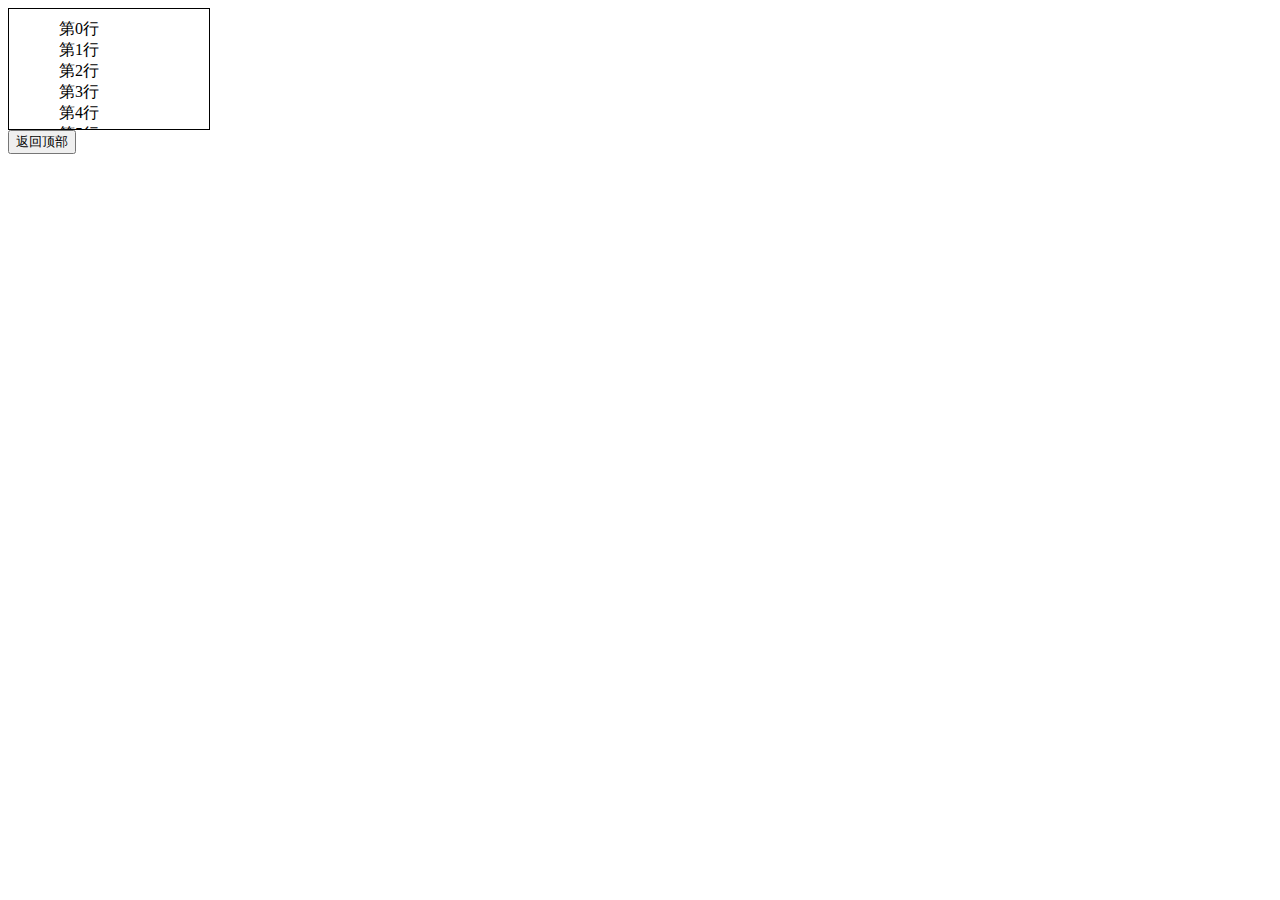
<file: css/123.html>
<!DOCTYPE html>
<html lang="en">
<head>
    <meta charset="UTF-8">
    <title>返回顶部</title>
    <style>
        #outer { height: 100px; width: 100px; padding: 10px 50px; border: 1px solid; overflow: auto; }
    </style>
</head>
<body>
<div id="outer">
    <div id="inner"></div>
</div>
<button onclick="toTop(outer)">返回顶部</button>
<script>
    function toTop(ele) {
        // ele.scrollTop = 0;
        let dy = ele.scrollTop / 4; // 每次更新scrollTop改变的大小
        if (ele.scrollTop > 0) {
            ele.scrollTop -= Math.max(dy, 10);
            setTimeout(() => {
                toTop(ele, dy);
            }, 30);
        }
    }
    // 初始化
    window.onload = () => {
        for (let i = 0; i < 233; i++) inner.innerText += `第${i}行\n`;
    }
</script>
</body>
</html>
</file>
<file: css/index.css>
.inner_c{
    width:1140px ;
    margin: 0 auto;
}

a{
    text-decoration:none;
    color: inherit;
}

.common_wd{
    padding-top: 20px;
    position: relative;
}

.common_wd:hover .mask{
    display: block;
}

.mask{
    width: 100% ;
    height: 100%;
    position: absolute;
    top: 0;
    left: 0;
    background: rgba(0,0,0,0.2 );
    display: none;
}

.mask .btn{

    width: 138px;
    height: 52px;
    background-color: #d27d24;
    color: #fff;
    position: absolute;
    top: 50%;
    left: 50%;
    margin-top: -26px;
    margin-left:-69px;
    text-align: center;
    border-radius: 8px;
    line-height: 52px;
}

.common_wd .pic{
    width: 200px;
    margin: 0 auto;
}
.common_wd .pic img{
    width: 100%;
}
.common_wd .content{
    text-align: center;
    padding-top: 20px ;
    font-size: 16px;
    font-weight: 700;
    color: #303030;
}

.common_title{
    text-align: center;
    padding: 45px 0 18px 0;
}

.common_title h3{
    line-height: 50px;
    font-size: 20px;
    font-weight: 700;
}

.common_title h3 p{
    font-size: 14px;
    line-height: 20px;
    color: #999;
}
.header{
    height: 68px;
    line-height: 68px;
    width: 100%;
    border-bottom:1px solid #E2E2E2 ;
    box-shadow: 2px 0 2px 2px rgba(0,0,0,0.4);
    text-align: center;
    position: fixed;
    font-size: 14px  ;
    z-index: 1;
    background-color: white;
}


.header .header_c h1{
    height: 68px;
    width: 140px;
    padding: 0 15px ;
    float: left;
}
.header .header_c h1 a{
    display: block;
    text-indent: -100em;
    overflow: hidden;
    background:url(../images/logo.png) no-repeat center center;
}

.header .header_c .all_pro:hover{
    background-color: #E6D6C6;
}

.header .header_c .all_pro{
    width: 168px;
    float: left;
    margin: 0 10px;
    background-color: #fff;
}

.header .header_c .all_pro .type{
    display: block;
}

.header .header_c .all_pro .type .icon{
    display: inline-block;
    width: 0;
    height: 0;
    border:5px solid transparent;
    border-top-color: #333;
    position: relative;
    left: 4px;
    top:3px;
}
.header .header_c .all_pro:hover .type  .icon{
    border-bottom-color: #333333;
    border-top-color: transparent;
    top:-3px;
}

.header .header_c .all_pro .kind{
    width: 100%;
    position: absolute;
    left: 0;
    top: 68px;
    display: none;
    background-color: #ffffff;
}

.header .header_c .all_pro:hover .kind{
    display: block;
}

.header .header_c .all_pro .kind .kind_inner{
    text-align: left ;
    padding-left: 250px;
    line-height: 38px;

}
.header .header_c .all_pro .kind .kind_inner .inn_nav{
    float: left;
    padding-top: 45px;
    width: 155px;
    padding-left: 46px;
}
.header .header_c .all_pro .kind .kind_inner .inn_nav a:hover{
    color: #e5c29c;
}
.header .header_c .all_pro .kind .kind_inner .inn_detail{
    width: 744px;
    margin-left: 65px;
    float: left;
}
.header .header_c .all_pro .kind .kind_inner .inn_detail li{
    width: 248px;
    height: 320px;
    float: left;
}

.header .header_c .header_nav{
    float: left;
}

.header .header_c .header_nav ul li{
    float: left;
}
.header .header_c .header_nav ul li a{
    display: block;
    padding:  0  28px;
}

.header .header_c .header_nav ul li a:hover{
    color: #e5c29c;
    background-color: #E6D6C6;
}

.header .header_c .search{
    width: 154px;
    height: 68px;
    float: left;
    background: url("../images/img00.png")no-repeat center right;
}

.header .header_c .login{
    float: right;
}

.header .header_c .login a{
    padding:0 5px;
}

.header .header_c .login span{
    padding: 0 5px;
}

.banner{
    /*background-color: blue ;*/
    position: relative;
    width: 100%;
    /*padding-top: 68px;*/
    padding-bottom: 20px;
    height: 550px;
}

.banner .banner_c{
    position: relative;
}
.banner ul li a img{
    width: 100%;

}

.banner ul li{
    position: absolute;
    top:68px;
    left: 0;
    display: none;
}

.banner ul li.cur1{
    display: block;
}

.banner ul li.cur2{
    display: none;
}

.banner ul li.cur3{
    display: none;
}

.banner .btns{
    height: 50px;
    width: 90px;
    position: absolute;
    right: 0;
    left: 50%;
    top: 500px;
    margin-left: -45px;

}

.banner .btns ol li{
    list-style: none;
    width: 20px;
    height: 4px;
    background-color: #fff;
    float: left;
    margin: 5px;
    cursor: pointer;
}

.banner .btns ol li.cur4{
    background-color: #C78A49;
}

.banner .btns ol li.cur5{
    background-color: #fff;
}

.banner .btns ol li.cur6{
    background-color: #fff;
}

.dancer .artist{
    height: 365px;
}

.dancer .artist li{
    float: left;
    width: 275px;
    height: 365px;
    margin: 0 5px;
}

.dancer .artist li.common_wd .pic{
    width: 100%;
}


.dancer .artist li.common_wd .content{
    font-size: 14px;
}

.photo{
    overflow: hidden;
}

.photo .pic{
    position: relative;
}

.photo .pic:hover img{
    transform: scale(1.2);
}

.photo .pic span{
    position: absolute;
    left: 0;
    bottom: 0;
    right: 0;
    top: 0;
    border: 3px solid white;
}

.photo .pic:hover span{
    transition: all 0.4s ease  0s;
    position: absolute;
    left: 10px;
    bottom: 10px;
    right: 10px;
    top: 10px;
    border: 3px solid white;
}

.photo img{
    transition: all 0.4s ease  0s;
}

.photo .left{
    float: left;
    overflow: hidden;
    width: 680px;
    height: 380px;
}

.photo .right{
    float: left;
}

.photo .right .r_top{
    margin-bottom: 6px;
    margin-left: 5px;
    width: 450px;
    height: 185px;
    overflow: hidden;
}

.photo .right .r_bottom{
    margin-left: 5px;
    width: 450px;
    height: 185px;
    overflow: hidden;
}

.zx{
    height: 600px;
    background: #F4F0EA;
    margin-top: 40px;
}

.zx .zx_inner .content ul{
    overflow: hidden;
}

.zx .zx_inner .content ul .zx_content{
    float: left;
    width: 276px;
    height: 432px;
    margin-right: 9px;
    background-color: white;
    position: relative;
}

.zx .zx_inner .content ul li.last{
    margin-right:0;
}

.zx .zx_inner .content ul .zx_content .zx_top{
    overflow: hidden;
}
.zx .zx_inner .content ul .zx_content .zx_top img{
    transition: all 0s ease 0.5s;
}
.zx .zx_inner .content ul .zx_content .zx_top:hover{
    transform: scale(1.05);
    transition: all 0.5s ease 0s;
}

.zx .zx_inner .content ul .zx_content .zx_top img{
    width: 100%;

}

.zx .zx_inner .content ul .zx_content .zx_bottom{
    width: 244px;
    position: absolute;
    bottom: 20px;
    left: 50%;
    margin-left:-130px;
    padding: 0 8px;
    background-color: #fff;
}

.zx .zx_inner .content ul .zx_content .zx_bottom .title{
    line-height: 40px;
    font-size: 14px;
    font-weight: 600;
    overflow: hidden;
    padding-bottom: 8px;
}

.zx .zx_inner .content ul .zx_content .zx_bottom .detail{
    font-size: 12px;
    line-height: 18px;
    display: -webkit-box;
    -webkit-box-orient: vertical;
    -webkit-line-clamp: 4;
    overflow: hidden;
    text-overflow: ellipsis;
    color: #4D4D4D;
}

.zx .zx_inner .content ul .zx_content .zx_bottom .footer{
    font-size: 12px;
    line-height: 30px;
    color: #777;
}

.footer{
    background: #FAF8F8;
}
.footer .footer_c .f_top{
    padding: 30px 0;
    overflow: hidden;
    border-bottom: 1px solid #E6E6E6;
}
.footer .footer_c .f_top .copy{
    float: left;
    width: 300px;
    font-size: 12px;
    color: #636262;
    margin-right: 20px;
}
.footer .footer_c .f_top .copy p{
    padding-top: 20px;
}
.footer .footer_c .f_top .about{
    float: left;
    margin: 0 45px;
    line-height: 30px;
    color: #333333;
    font-size: 14px;
}
.footer .footer_c .f_top .about dt{
    font-size: 16px;
}

.footer .footer_c .f_top .ewm{
    float: right;
    text-align: center;
    width: 120px;
    margin: 5px;
}
.footer .footer_c .f_top .ewm img{
    width: 100%;
}
.footer .footer_c .f_bottom{
    padding: 30px 0;
    overflow: hidden;
}
.footer .footer_c .f_bottom .f_icon{
    float: left;
}
.footer .footer_c .f_bottom .f_icon p{
    line-height: 30px;
    color:#919191;
    font-size: 12px;
}
.footer .footer_c .f_bottom .f_icon img{
    margin: 0 2px;
}
.footer .footer_c .f_bottom .f_right{
    float: right;
    line-height: 100px;
}
.footer .footer_c .f_bottom .f_right img{
    margin: 0 5px;
}

.fix_top{
    width: 50px;
    position: fixed;
    right: 20px;
    bottom: 200px;
    color: #fff;
}
 .fix_top p{
     height: 50px;
     margin-bottom: 10px;
     background: rgba(0,0,0,0.4);
     line-height: 50px;
     font-size: 20px;
     text-align: center;
     cursor:pointer;
     font-family: serif;
 }
</file>
<file: css/common.css>
.inner_c{
    width:1140px ;
    margin: 0 auto;
}

a{
    text-decoration:none;
    color: inherit;
}

.common_wd{
    padding-top: 20px;
    position: relative;
}

.common_wd:hover .mask{
    display: block;
}

.mask{
    width: 100% ;
    height: 100%;
    position: absolute;
    top: 0;
    left: 0;
    background: rgba(0,0,0,0.2 );
    display: none;
}

.mask .btn{

    width: 138px;
    height: 52px;
    background-color: #d27d24;
    color: #fff;
    position: absolute;
    top: 50%;
    left: 50%;
    margin-top: -26px;
    margin-left:-69px;
    text-align: center;
    border-radius: 8px;
    line-height: 52px;
}

.common_wd .pic{
    width: 200px;
    margin: 0 auto;
}
.common_wd .pic img{
    width: 100%;
}
.common_wd .content{
    text-align: center;
    padding-top: 20px ;
    font-size: 16px;
    font-weight: 700;
    color: #303030;
}

.common_title{
    text-align: center;
    padding: 45px 0 18px 0;
}

.common_title h3{
    line-height: 50px;
    font-size: 20px;
    font-weight: 700;
}

.common_title h3 p{
    font-size: 14px;
    line-height: 20px;
    color: #999;
}
.header{
    height: 68px;
    line-height: 68px;
    width: 100%;
    border-bottom:1px solid #E2E2E2 ;
    box-shadow: 2px 0 2px 2px rgba(0,0,0,0.4);
    text-align: center;
    position: fixed;
    font-size: 14px  ;
    z-index: 1;
    background-color: white;
}


.header .header_c h1{
    height: 68px;
    width: 140px;
    padding: 0 15px ;
    float: left;
}
.header .header_c h1 a{
    display: block;
    text-indent: -100em;
    overflow: hidden;
    background:url(../images/logo.png) no-repeat center center;
}

.header .header_c .all_pro:hover{
    background-color: #E6D6C6;
}

.header .header_c .all_pro{
    width: 168px;
    float: left;
    margin: 0 10px;
    background-color: #fff;
}

.header .header_c .all_pro .type{
    display: block;
}

.header .header_c .all_pro .type .icon{
    display: inline-block;
    width: 0;
    height: 0;
    border:5px solid transparent;
    border-top-color: #333;
    position: relative;
    left: 4px;
    top:3px;
}
.header .header_c .all_pro:hover .type  .icon{
    border-bottom-color: #333333;
    border-top-color: transparent;
    top:-3px;
}

.header .header_c .all_pro .kind{
    width: 100%;
    position: absolute;
    left: 0;
    top: 68px;
    display: none;
    background-color: #ffffff;
}

.header .header_c .all_pro:hover .kind{
    display: block;
}

.header .header_c .all_pro .kind .kind_inner{
    text-align: left ;
    padding-left: 250px;
    line-height: 38px;

}
.header .header_c .all_pro .kind .kind_inner .inn_nav{
    float: left;
    padding-top: 45px;
    width: 155px;
    padding-left: 46px;
}
.header .header_c .all_pro .kind .kind_inner .inn_nav a:hover{
    color: #e5c29c;
}
.header .header_c .all_pro .kind .kind_inner .inn_detail{
    width: 744px;
    margin-left: 65px;
    float: left;
}
.header .header_c .all_pro .kind .kind_inner .inn_detail li{
    width: 248px;
    height: 320px;
    float: left;
}

.header .header_c .header_nav{
    float: left;
}

.header .header_c .header_nav ul li{
    float: left;
}
.header .header_c .header_nav ul li a{
    display: block;
    padding:  0  28px;
}

.header .header_c .header_nav ul li a:hover{
    color: #e5c29c;
    background-color: #E6D6C6;
}

.header .header_c .search{
    width: 154px;
    height: 68px;
    float: left;
    background: url("../images/img00.png")no-repeat center right;
}

.header .header_c .login{
    float: right;
}

.header .header_c .login a{
    padding:0 5px;
}

.header .header_c .login span{
    padding: 0 5px;
}





.footer{
    background: #FAF8F8;
}
.footer .footer_c .f_top{
    padding: 30px 0;
    overflow: hidden;
    border-bottom: 1px solid #E6E6E6;
}
.footer .footer_c .f_top .copy{
    float: left;
    width: 300px;
    font-size: 12px;
    color: #636262;
    margin-right: 20px;
}
.footer .footer_c .f_top .copy p{
    padding-top: 20px;
}
.footer .footer_c .f_top .about{
    float: left;
    margin: 0 45px;
    line-height: 30px;
    color: #333333;
    font-size: 14px;
}
.footer .footer_c .f_top .about dt{
    font-size: 16px;
}

.footer .footer_c .f_top .ewm{
    float: right;
    text-align: center;
    width: 120px;
    margin: 5px;
}
.footer .footer_c .f_top .ewm img{
    width: 100%;
}
.footer .footer_c .f_bottom{
    padding: 30px 0;
    overflow: hidden;
}
.footer .footer_c .f_bottom .f_icon{
    float: left;
}
.footer .footer_c .f_bottom .f_icon p{
    line-height: 30px;
    color:#919191;
    font-size: 12px;
}
.footer .footer_c .f_bottom .f_icon img{
    margin: 0 2px;
}
.footer .footer_c .f_bottom .f_right{
    float: right;
    line-height: 100px;
}
.footer .footer_c .f_bottom .f_right img{
    margin: 0 5px;
}

.fix_top{
    width: 50px;
    position: fixed;
    right: 20px;
    bottom: 200px;
    color: #fff;
}
 .fix_top p{
     height: 50px;
     margin-bottom: 10px;
     background: rgba(0,0,0,0.4);
     line-height: 50px;
     font-size: 20px;
     text-align: center;
     cursor:pointer;
     font-family: serif;
 }
</file>
<file: css/s_common.css>
.content{
    padding-top: 68px;
    background-color: #F2F2F2;
}

.content .content_inner{
    background-color: #FFF;
    padding:0 10px;
    width: 1120px;
}

.content .content_inner .bread_nav{
    padding-top: 30px;
    border-bottom: 1px solid #DDD;
    color: #555;
    line-height: 40px;
    font-size: 14px;
}
</file>
<file: css/article.css>
.atl_content{
    padding: 30px 0 50px 0;
    overflow: hidden;
    position: relative;
}

.atl_content .art_left{
    float: left;
}

.atl_content .art_left ul li{
    width: 815px;
    height: 124px;
    border-bottom: 1px solid #DDD;
    padding: 48px 0;
}

.atl_content .art_left ul li .art_pic{
    width: 200px;
    height: 100%;
    text-align: center;
    float: left;
}

.atl_content .art_left ul li .art_pic img{
    height: 100%;
}

.atl_content .art_left ul li .art_content{
    float:left ;
    width: 612px;
}

.atl_content .art_left ul li .art_content h4{
    color: #555555;
    font-weight: bold;
    line-height: 30px;
}

.atl_content .art_left ul li .art_content .time{
    font-size: 12px;
    color: #777777;
    line-height: 35px;
}
.atl_content .art_left ul li .art_content p{
    font-size: 14px;
}

.atl_content .art_left ul li .art_content .tages{
    line-height: 35px;
    font-size: 12px;
    color: #aca9a9;
    border: 1px solid #aca9a9;
}

.atl_content .art_right{
    width: 262px;
    float: right;
}

.atl_content .art_right h4{
    font-size: 16px;
    line-height: 36px;
    margin-bottom: 15px;
}

.atl_content .art_right ul li{
    line-height: 48px;
    border-top: 1px solid #DDDDDD;
    color: #555555;
    font-size: 14px;
}

.atl_content .art_right ul li:hover{
    background-color: #F6F6F6;
}

.atl_content .art_right ul li a{
    display: block;
}

.atl_content .art_right ul li span{
    padding:15px;
}

.atl_content .art_right ul li.cur{
    background-color: #F6F6F6;
}

.atl_content .art_right .r_bottom p{
    border-top: 1px solid #DDDDDD;
    padding-top: 15px;
}

.atl_content .art_right .r_bottom p span{
    font-size: 14px;
     padding: 5px 10px;
    color: #777777;
    background-color: #EFEFEF;
}

.atl_content .page{
    position: absolute;
    bottom: 20px;
    right: 15px;
}

.atl_content  .page a{
    display: inline-block;
    padding: 3px 6px;
    margin: 0 5px;
    border-radius: 4px;
}

.atl_content  .page span{
    color: #8a90a3;
}

.atl_content  .page a.cur{
    background-color: #9DAFB8;
    color: #fff;
}
</file>
<file: css/competition.css>
.content .content_inner{
    padding-top: 30px;
    overflow: hidden;
}

.content .content_inner .comp_left{
    float: left;
}

.content .content_inner .comp_right{
    float: right;
}

.content .content_inner .comp_pic{
    width: 482px;
    padding: 0 33px;
    border: 1px solid #DDDDDD;
    border-radius: 4px;
    margin-bottom: 30px;
    transition: all 0.4s ease 0s;
}

.content .content_inner .comp_pic:hover{
    box-shadow: 0px 0px 8px 0px rgba(0,0,0,0.5) ;

}

.content .content_inner .comp_pic .pic{
    padding: 54px 0 37px 0 ;
    border-bottom: 1px solid #ddd;
}

.content .content_inner .comp_pic img{
    width: 100%;
}

.content .content_inner .comp_pic .name {
    text-align: center;
    padding: 15px 0;
}
</file>
<file: css/video.css>
.content{
    padding-top: 68px;
    background-color: #F2F2F2;
}

.content .content_inner{
    background-color: #FFF;
    padding:0 10px;
    width: 1120px;
}

.content .content_inner .bread_nav{
    padding-top: 30px;
    border-bottom: 1px solid #DDD;
    color: #555;
    line-height: 40px;
    font-size: 14px;
}

.content .content_inner .s_type{
    padding: 30px 0;
    border-radius: 4px;
    overflow: hidden;
}

.content .content_inner .s_type table{
    width: 100%;
    border: 1px solid #DDD;
    border-collapse: separate;
    border-radius: 4px;
    line-height: 52px;
    font-size: 14px;
    color: #555555;
}

.content .content_inner .s_type table .row1 td,.content .content_inner .s_type table .row1 th{
    border-bottom: 1px solid #ddd;
}

.content .content_inner .s_type table .line1{
    width: 90px;
    text-align: center;
    font-weight: 600;
    border-right: 1px solid #ddd ;
}

.content .content_inner .s_type table td{
    border-left: 1px solid #ddd;
}

.content .content_inner .s_type table td a{
    padding: 0 10px;
}

.content .content_inner .s_type table td a:hover{
    text-decoration: underline;
}

.content .content_inner .s_type table .row2{
    background-color:#F4F4F4 ;
}

.content .content_inner .s_video{
    overflow: hidden;
}

.content .content_inner .s_video .sort{
    float: left;
    color: #999;
    font-size: 14px;
    font-weight: 600;
}

.content .content_inner .s_video .sort a{
    padding: 3px 8px;
    border: 1px solid #D6D6D6;
    margin: 0 5px;
}

.content .content_inner .s_video .amount{
    float: right;
    font-size: 14px;
}

.content .content_inner .s_video .amount span{
    color:#999 ;
}

.content .content_inner .a_video{
    padding: 50px 0;
    position: relative;
}

.content .content_inner .a_video ul{
    overflow: hidden;
}

.content .content_inner .a_video ul li{
    float: left;
    width: 245px;
    margin-right: 35px;
    margin-bottom: 10px;
}

.content .content_inner .a_video ul li.common_wd{
    padding-top: 0;
}

.content .content_inner .a_video ul li.common_wd .pic{
    width: 100%;
}

.content .content_inner .a_video ul li.common_wd .s_content{
    text-align: left;
    padding-top:15px;
    padding-left: 15px;
    font-size: 16px;
    font-weight:600;
    color: #303030;
    padding-bottom: 8px;
}

.content .content_inner .a_video .page{
    position: absolute;
    bottom: 20px;
    right: 15px;
}

.content .content_inner .a_video .page a{
    display: inline-block;
    padding: 8px 12px;
    margin: 0 5px;
    border-radius: 4px;
}

.content .content_inner .a_video .page span{
    color: #8a90a3;
}

.content .content_inner .a_video .page a.cur{
    background-color: #9DAFB8;
    color: #fff;
}
</file>
